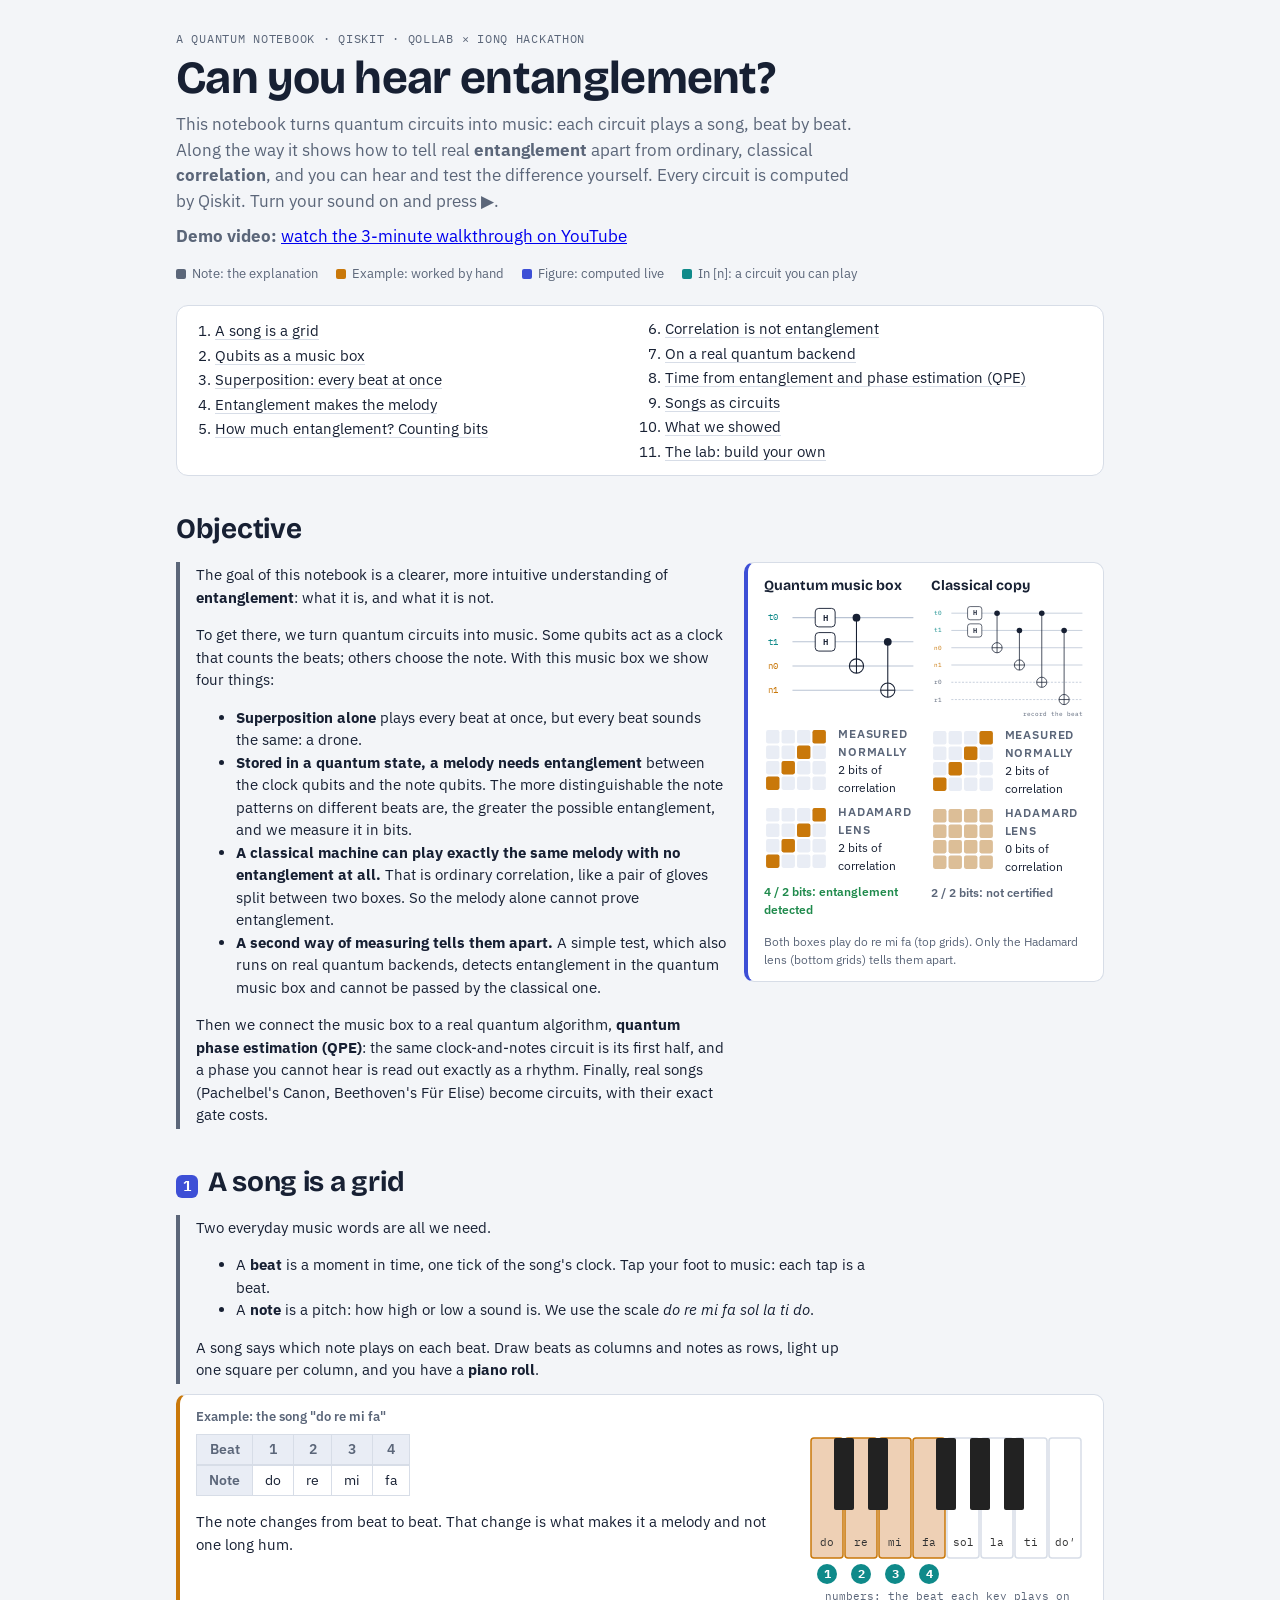
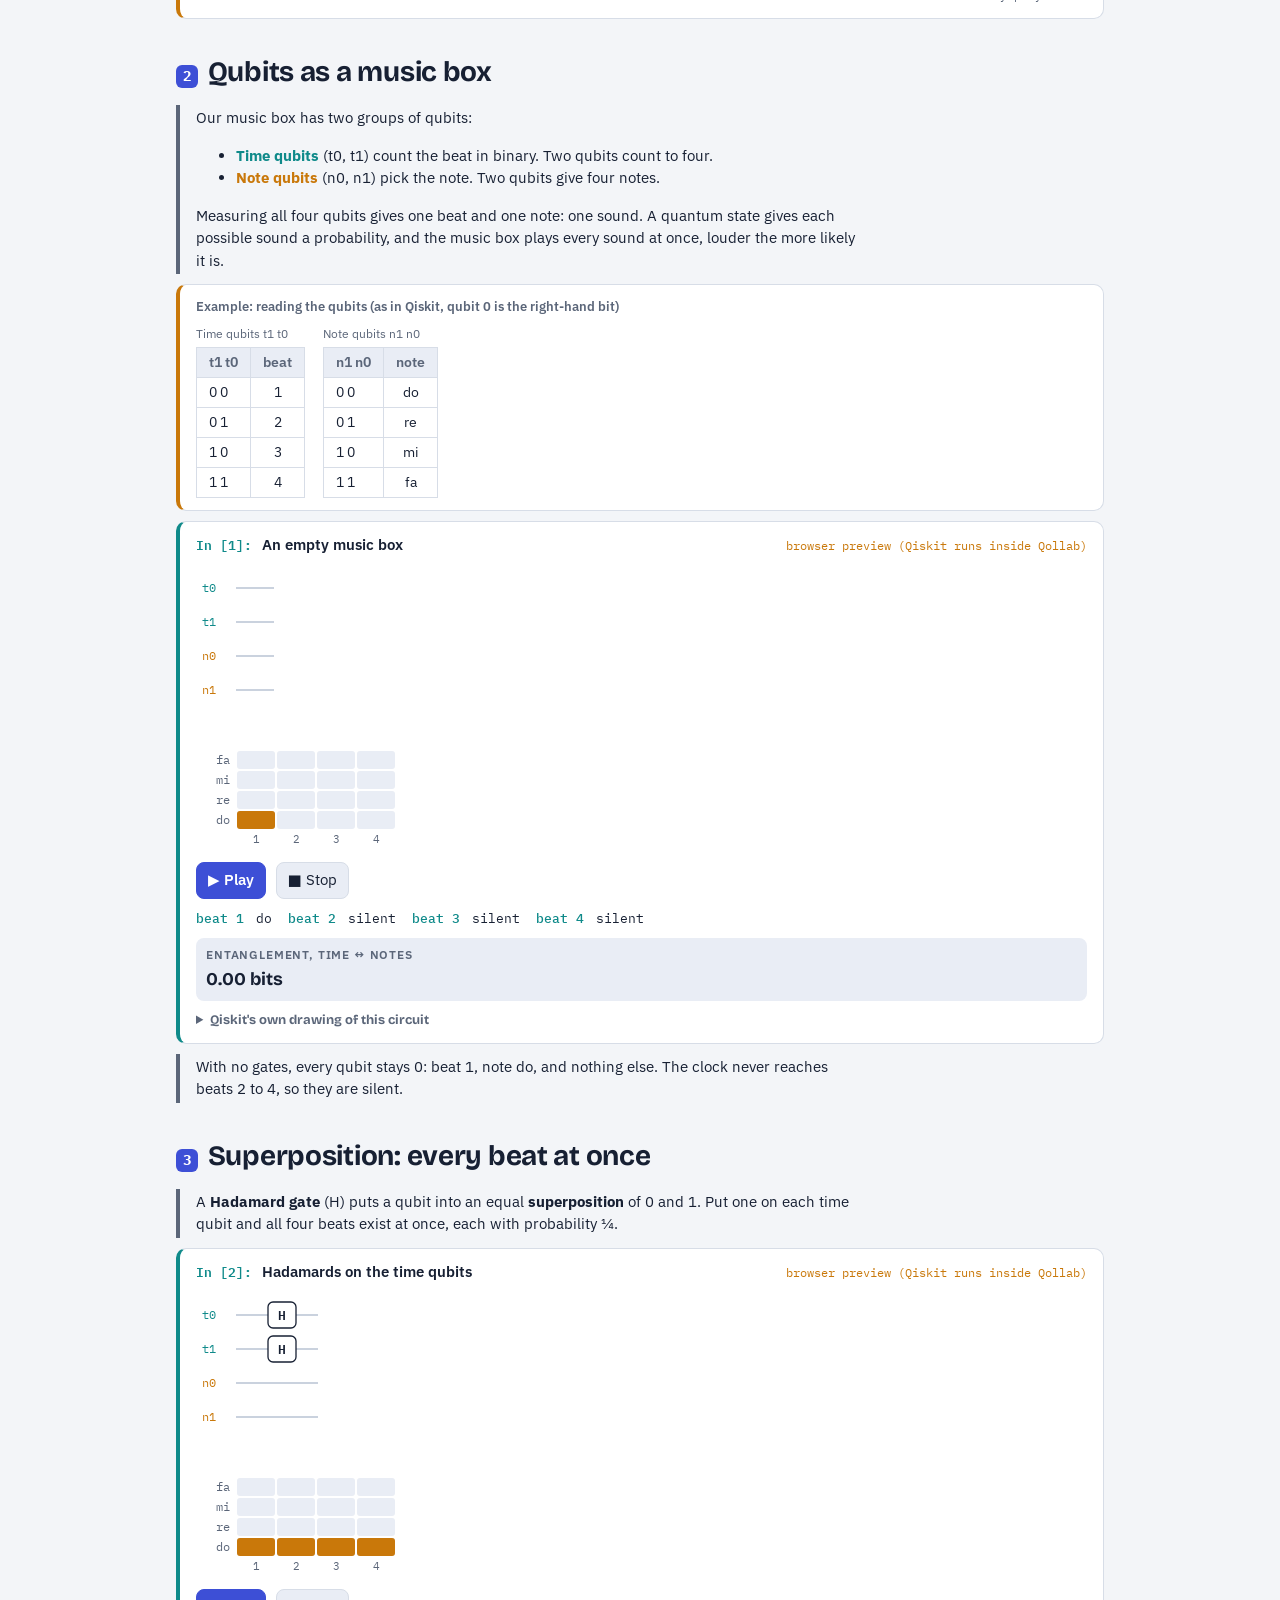
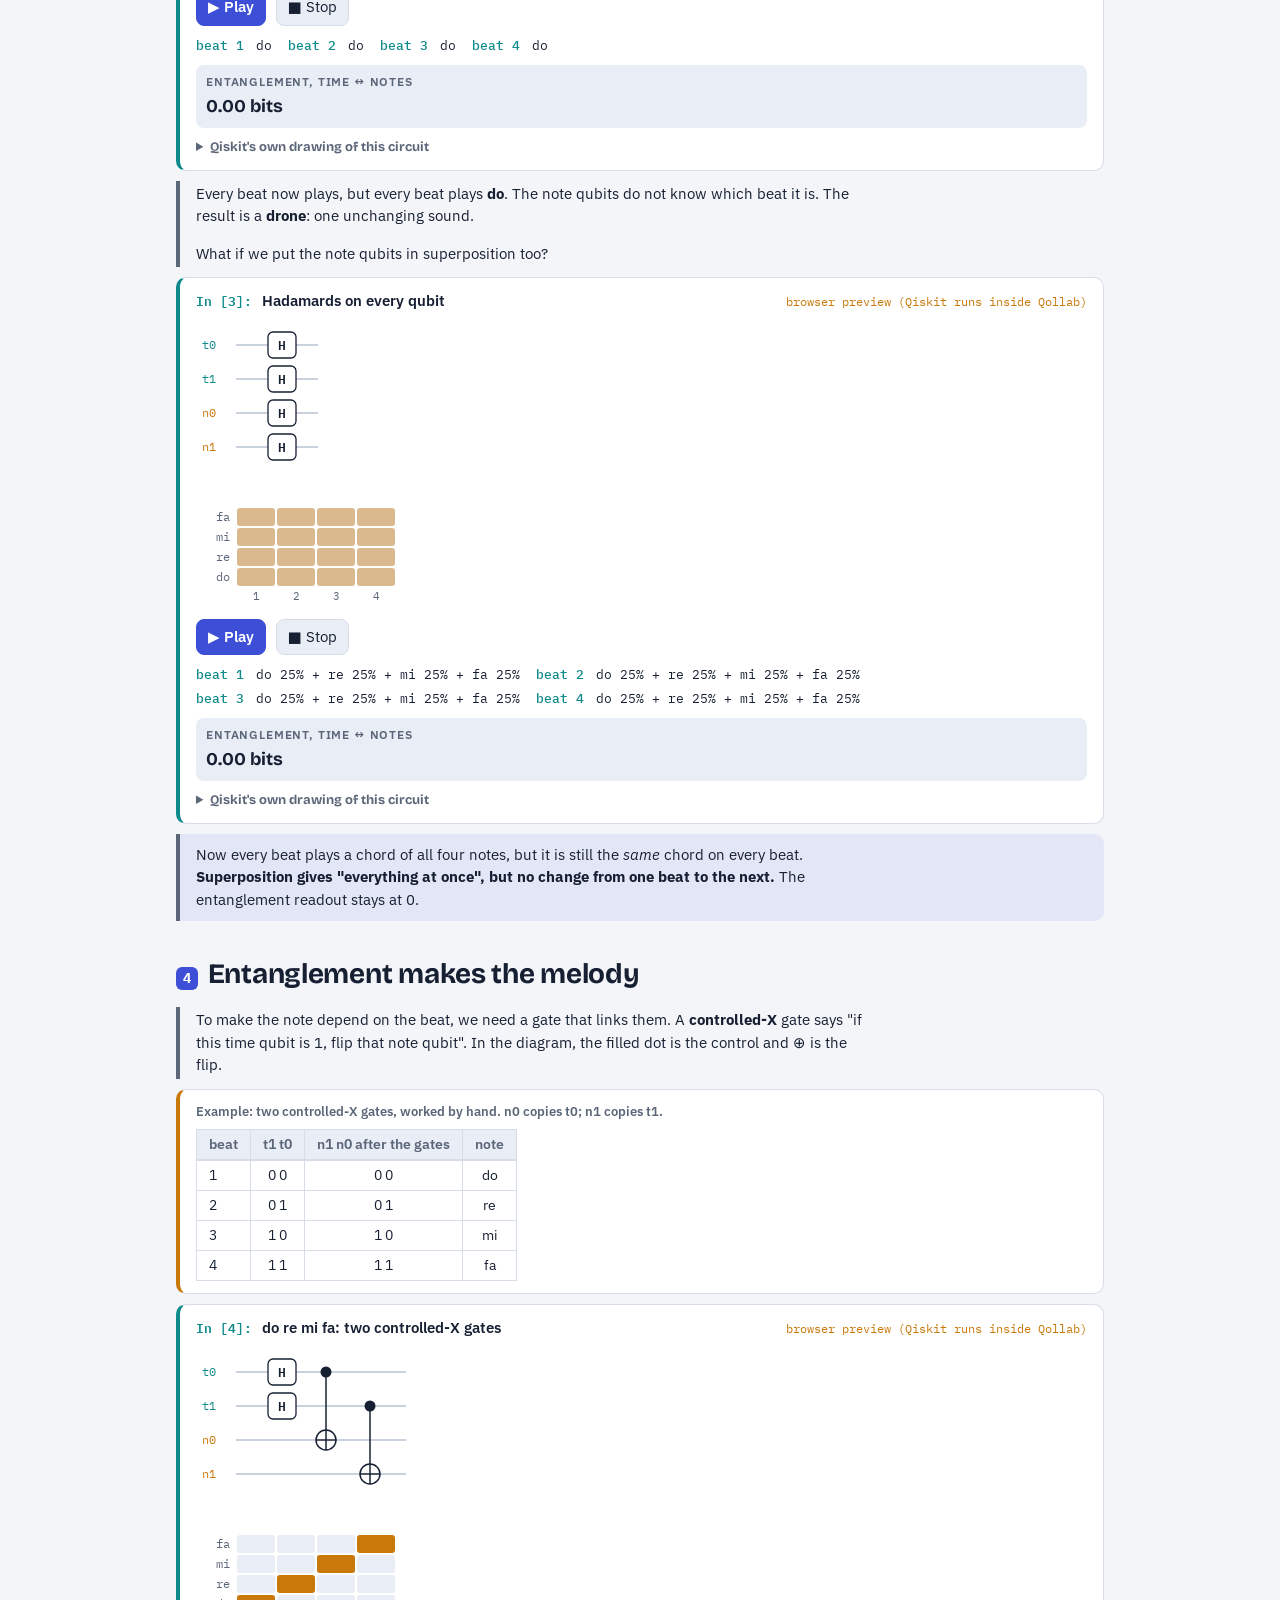
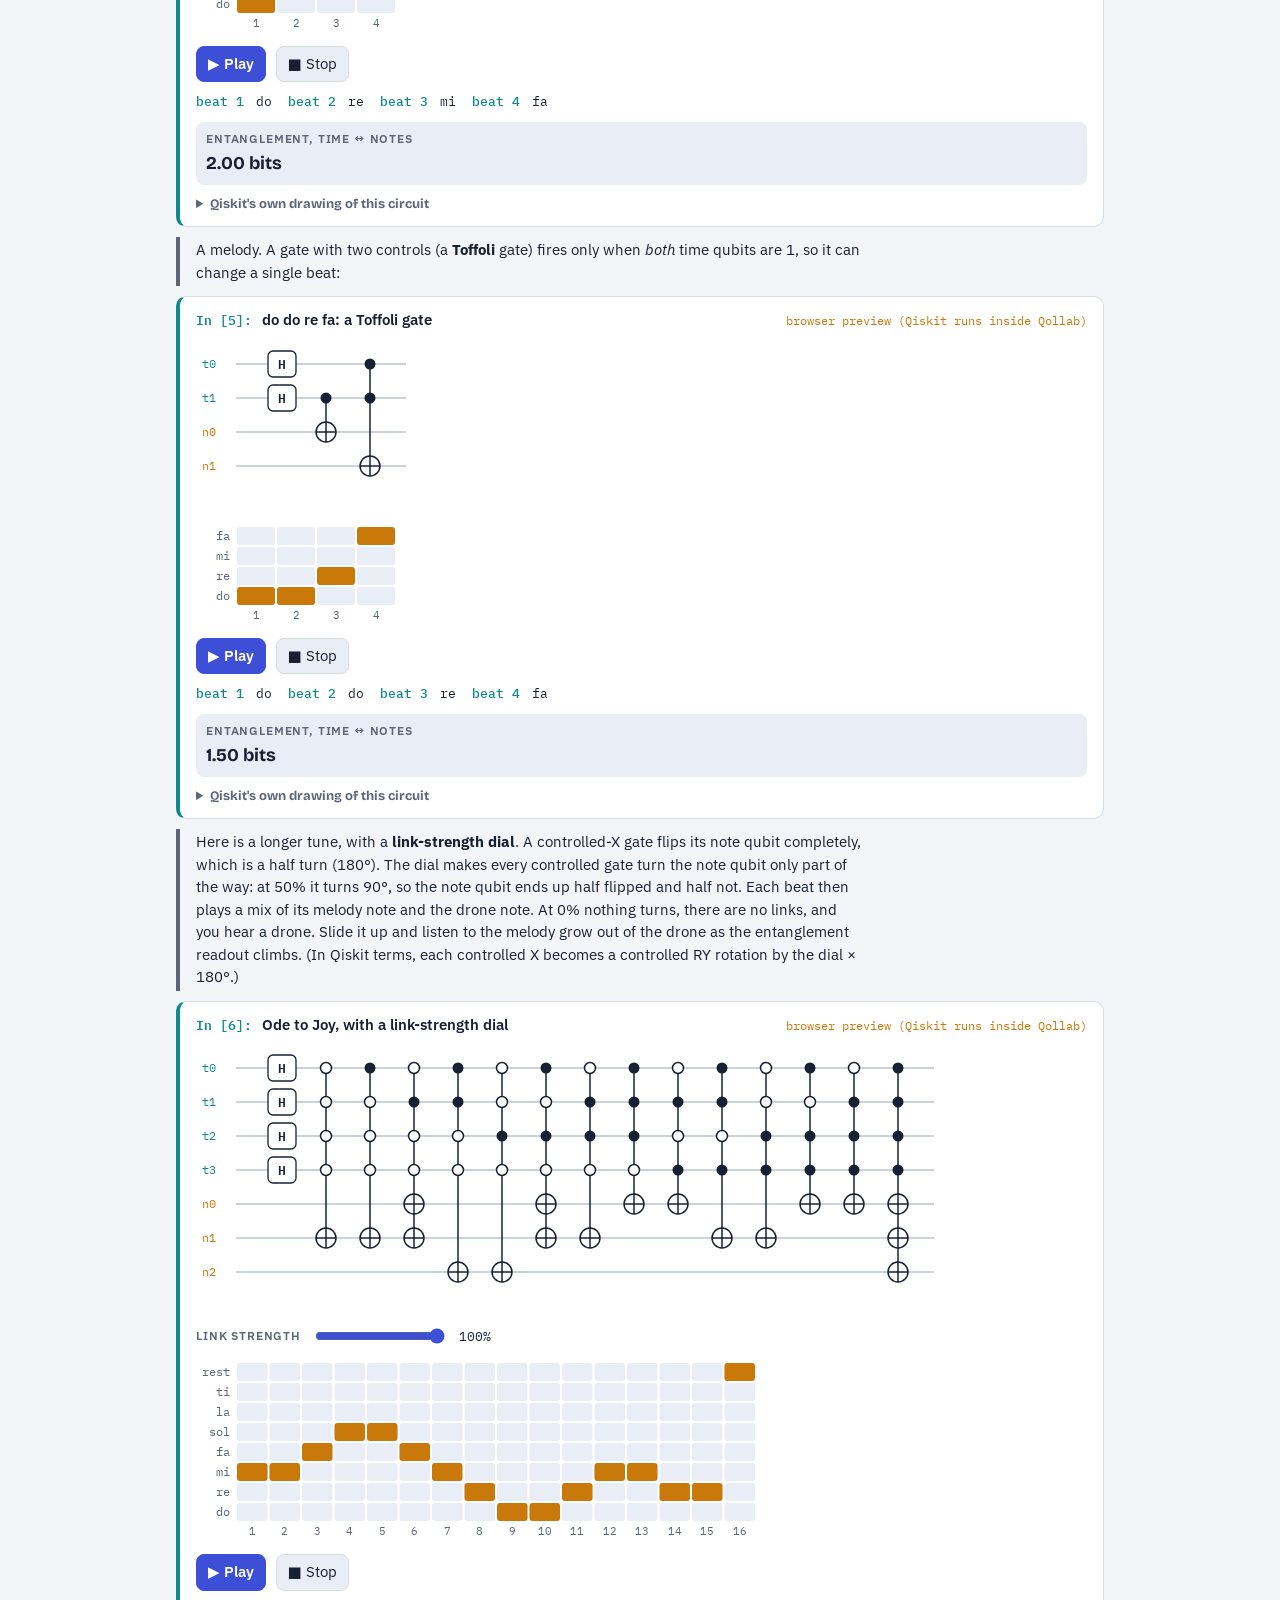
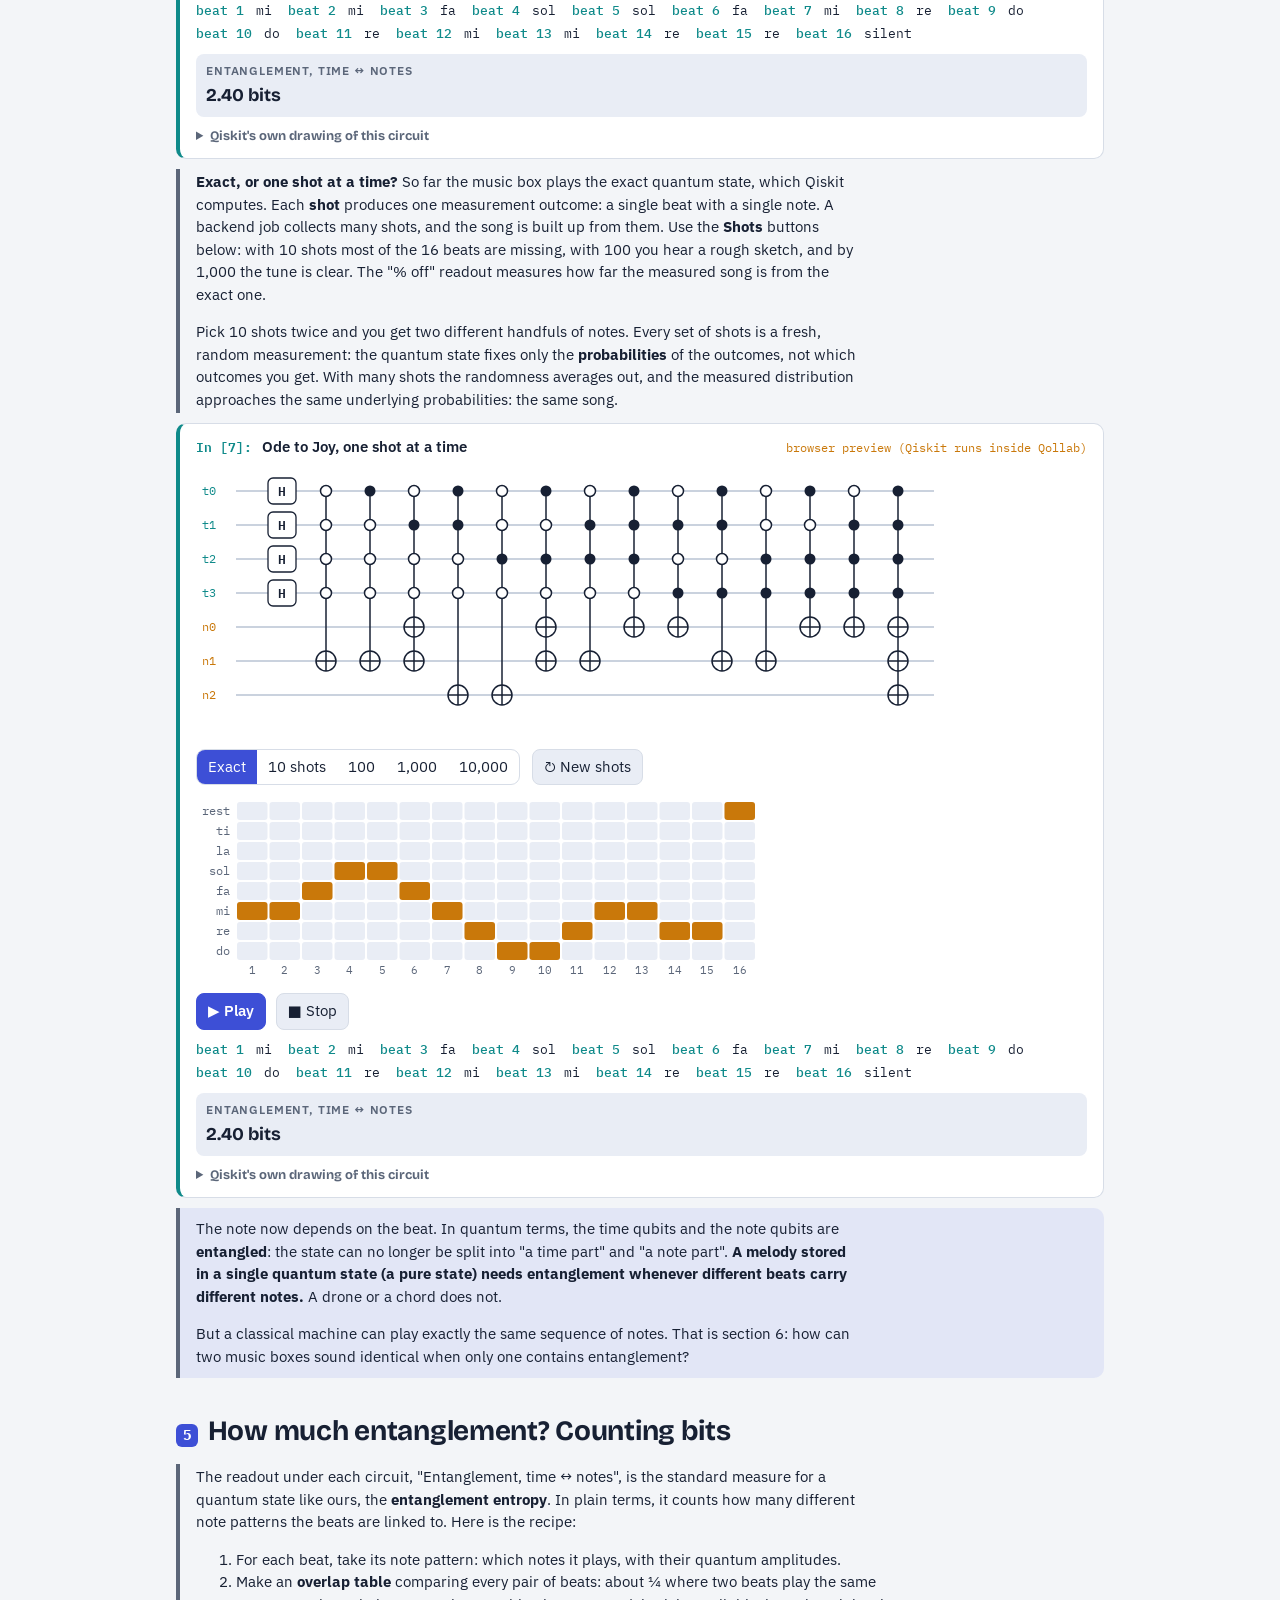
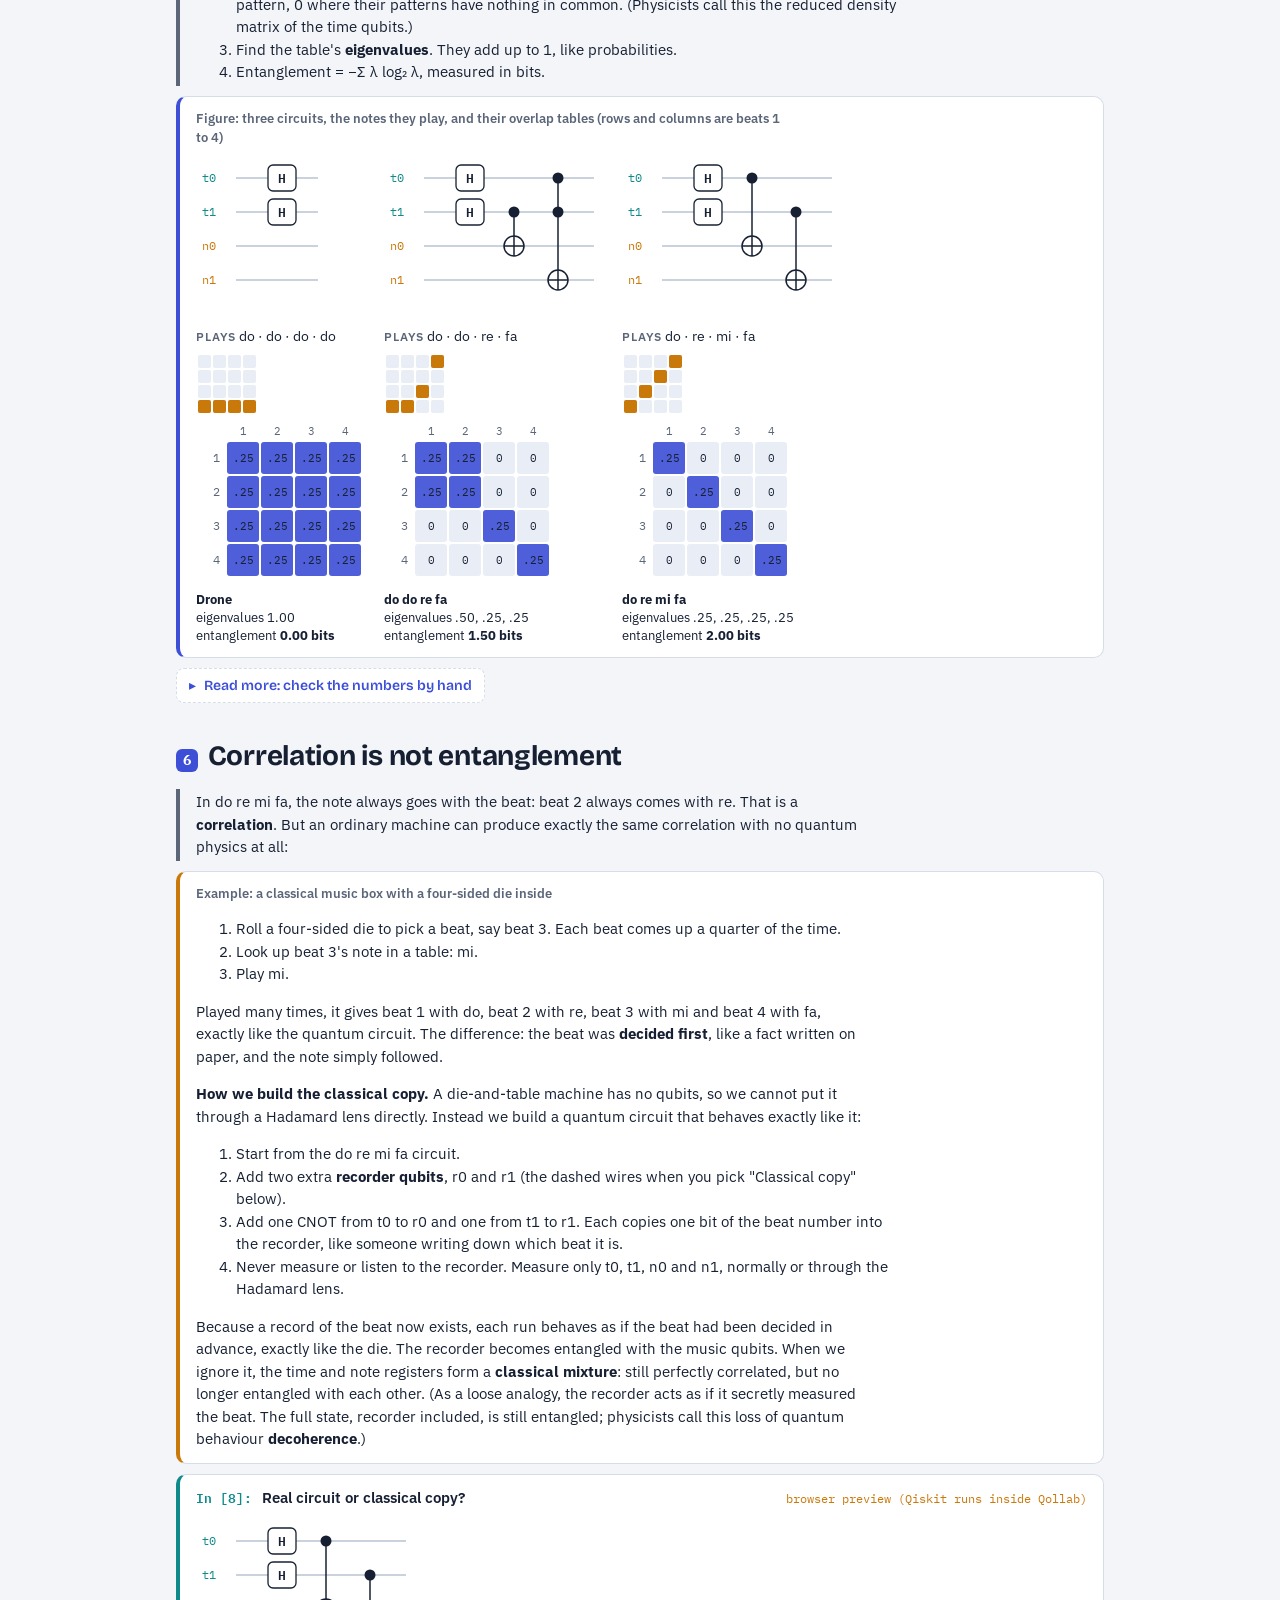
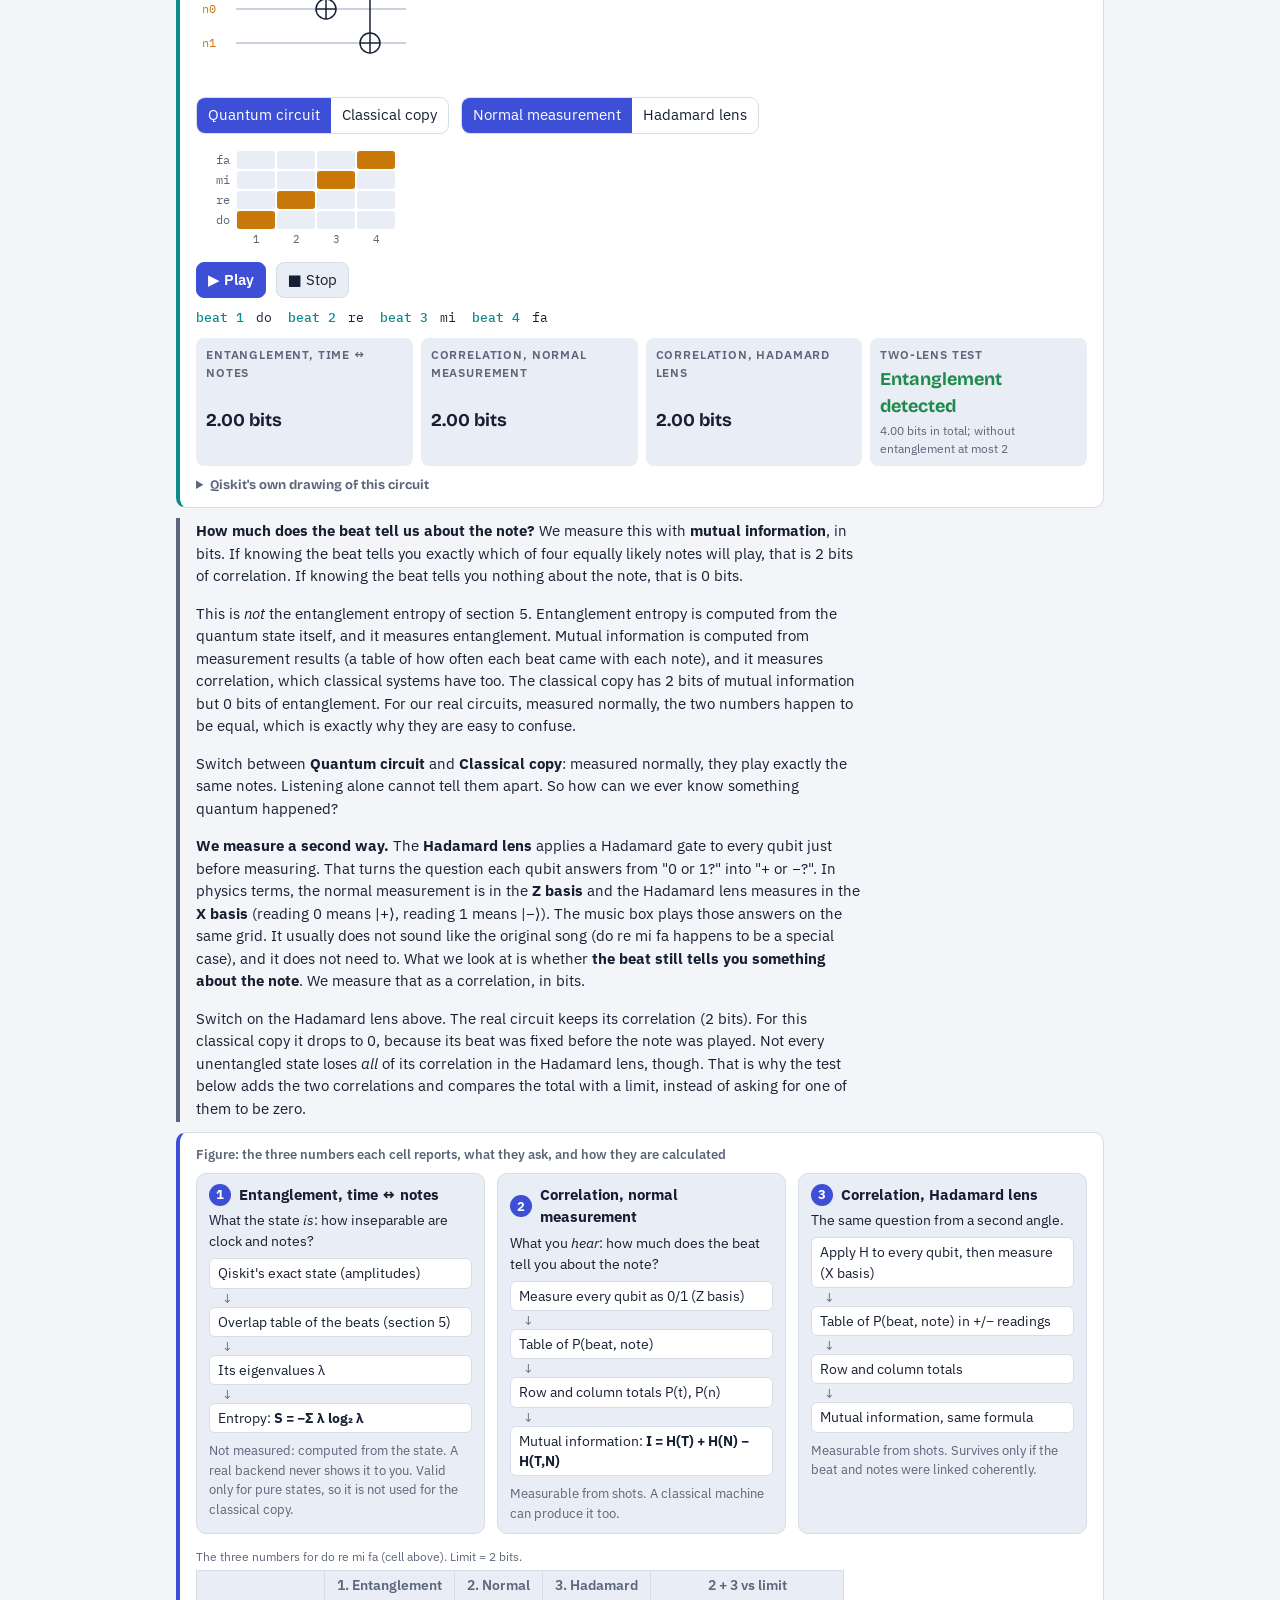
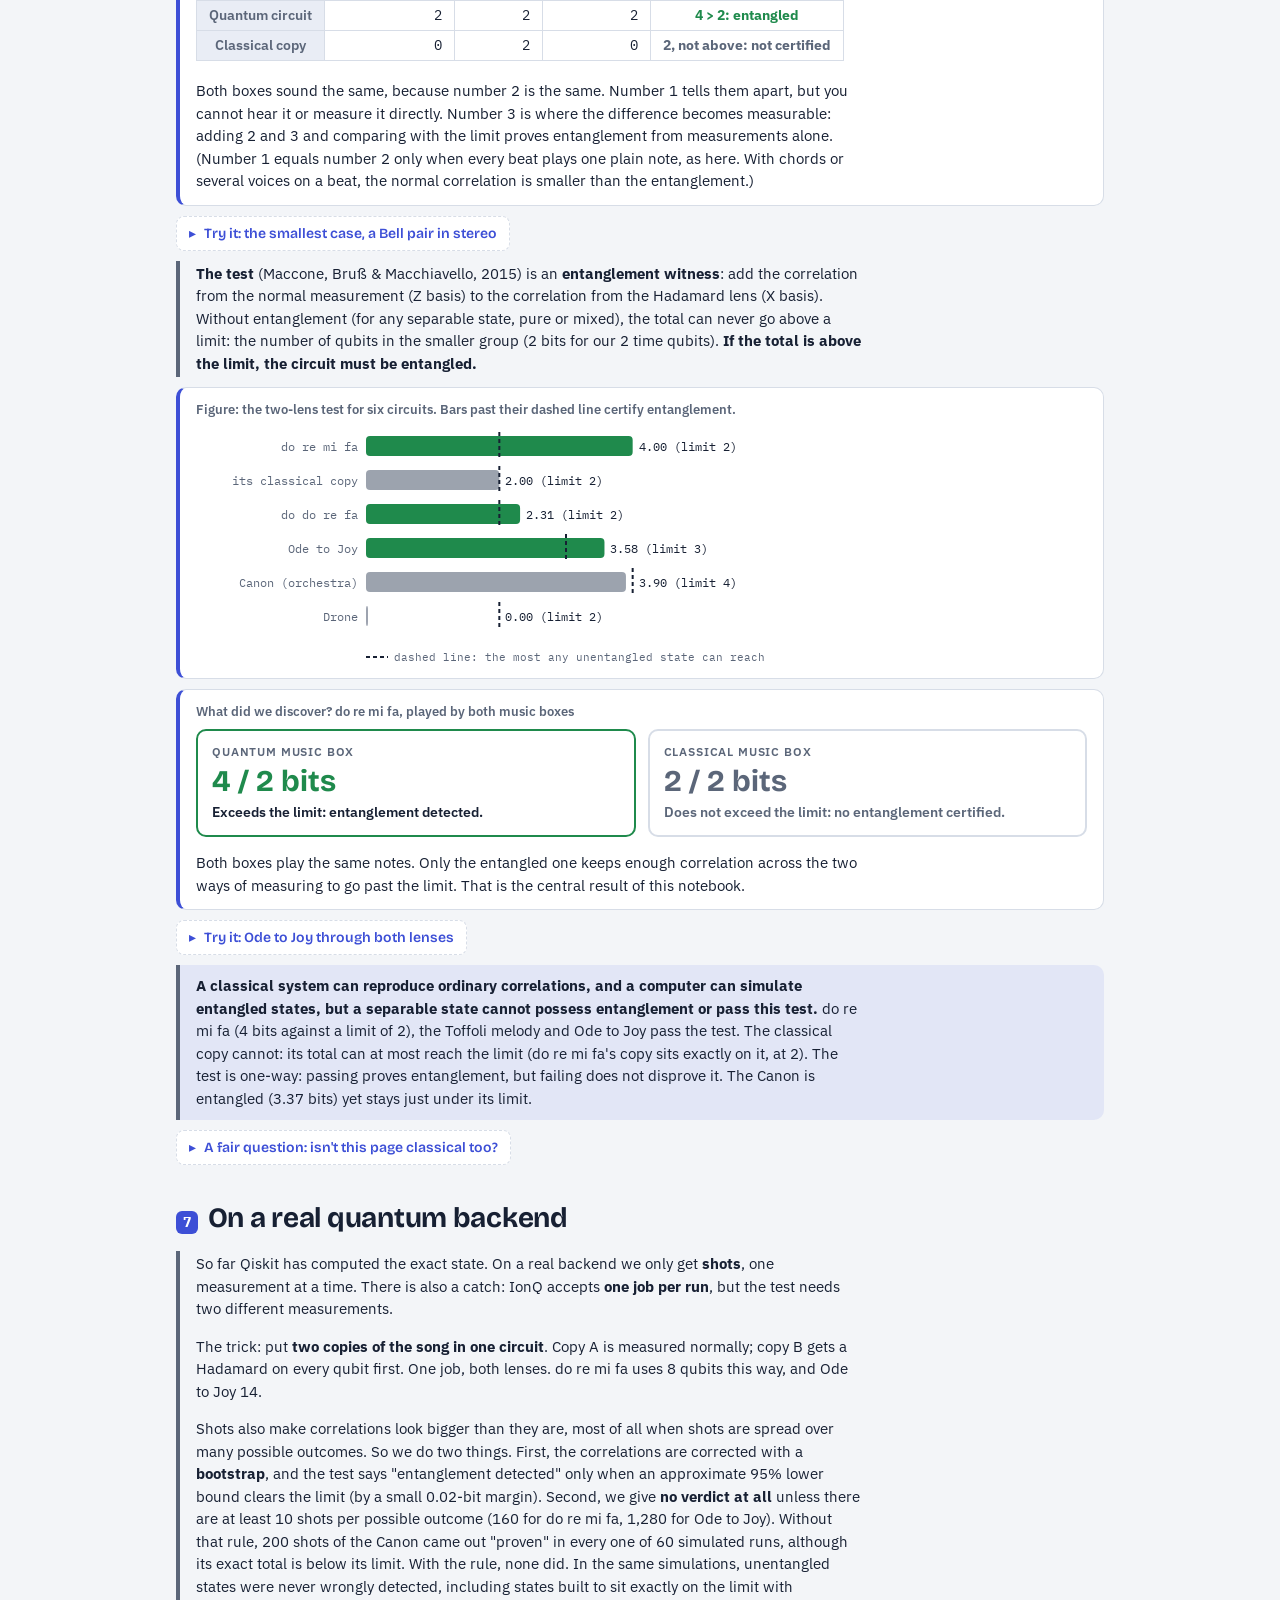
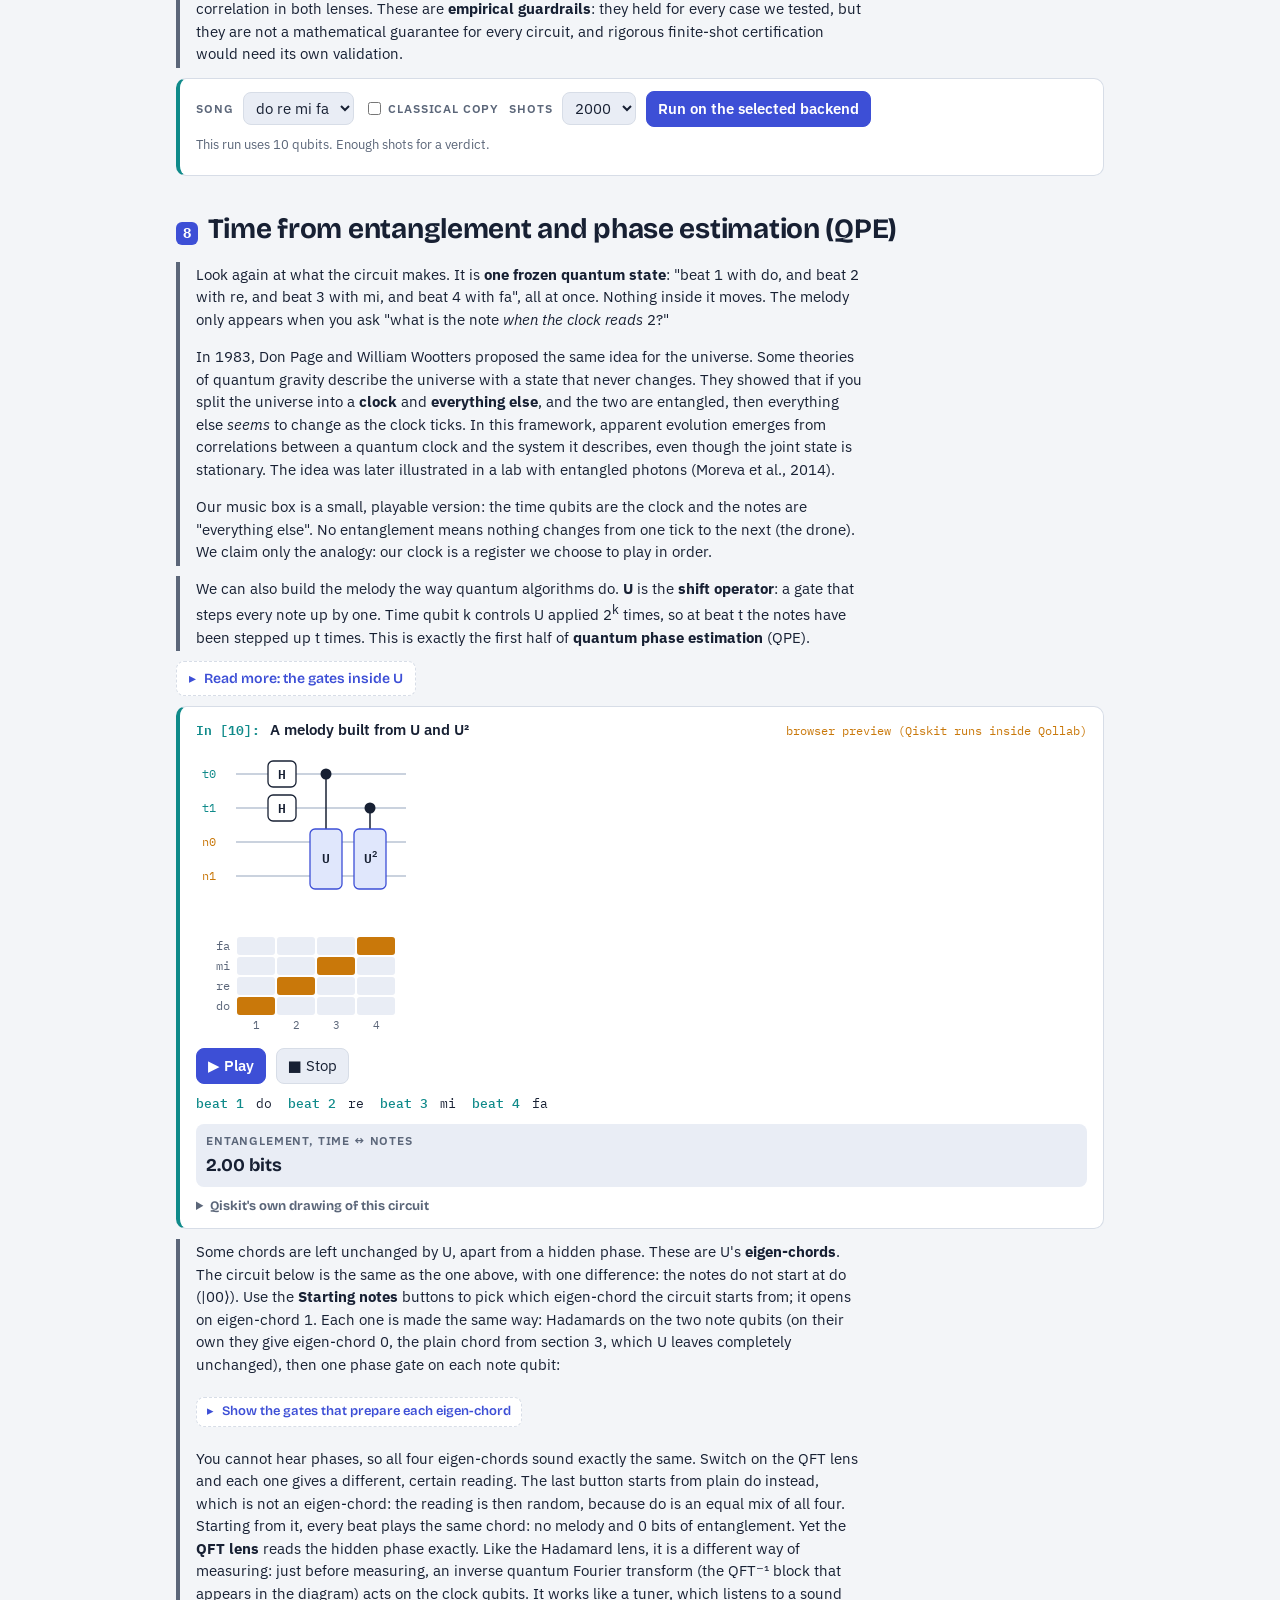
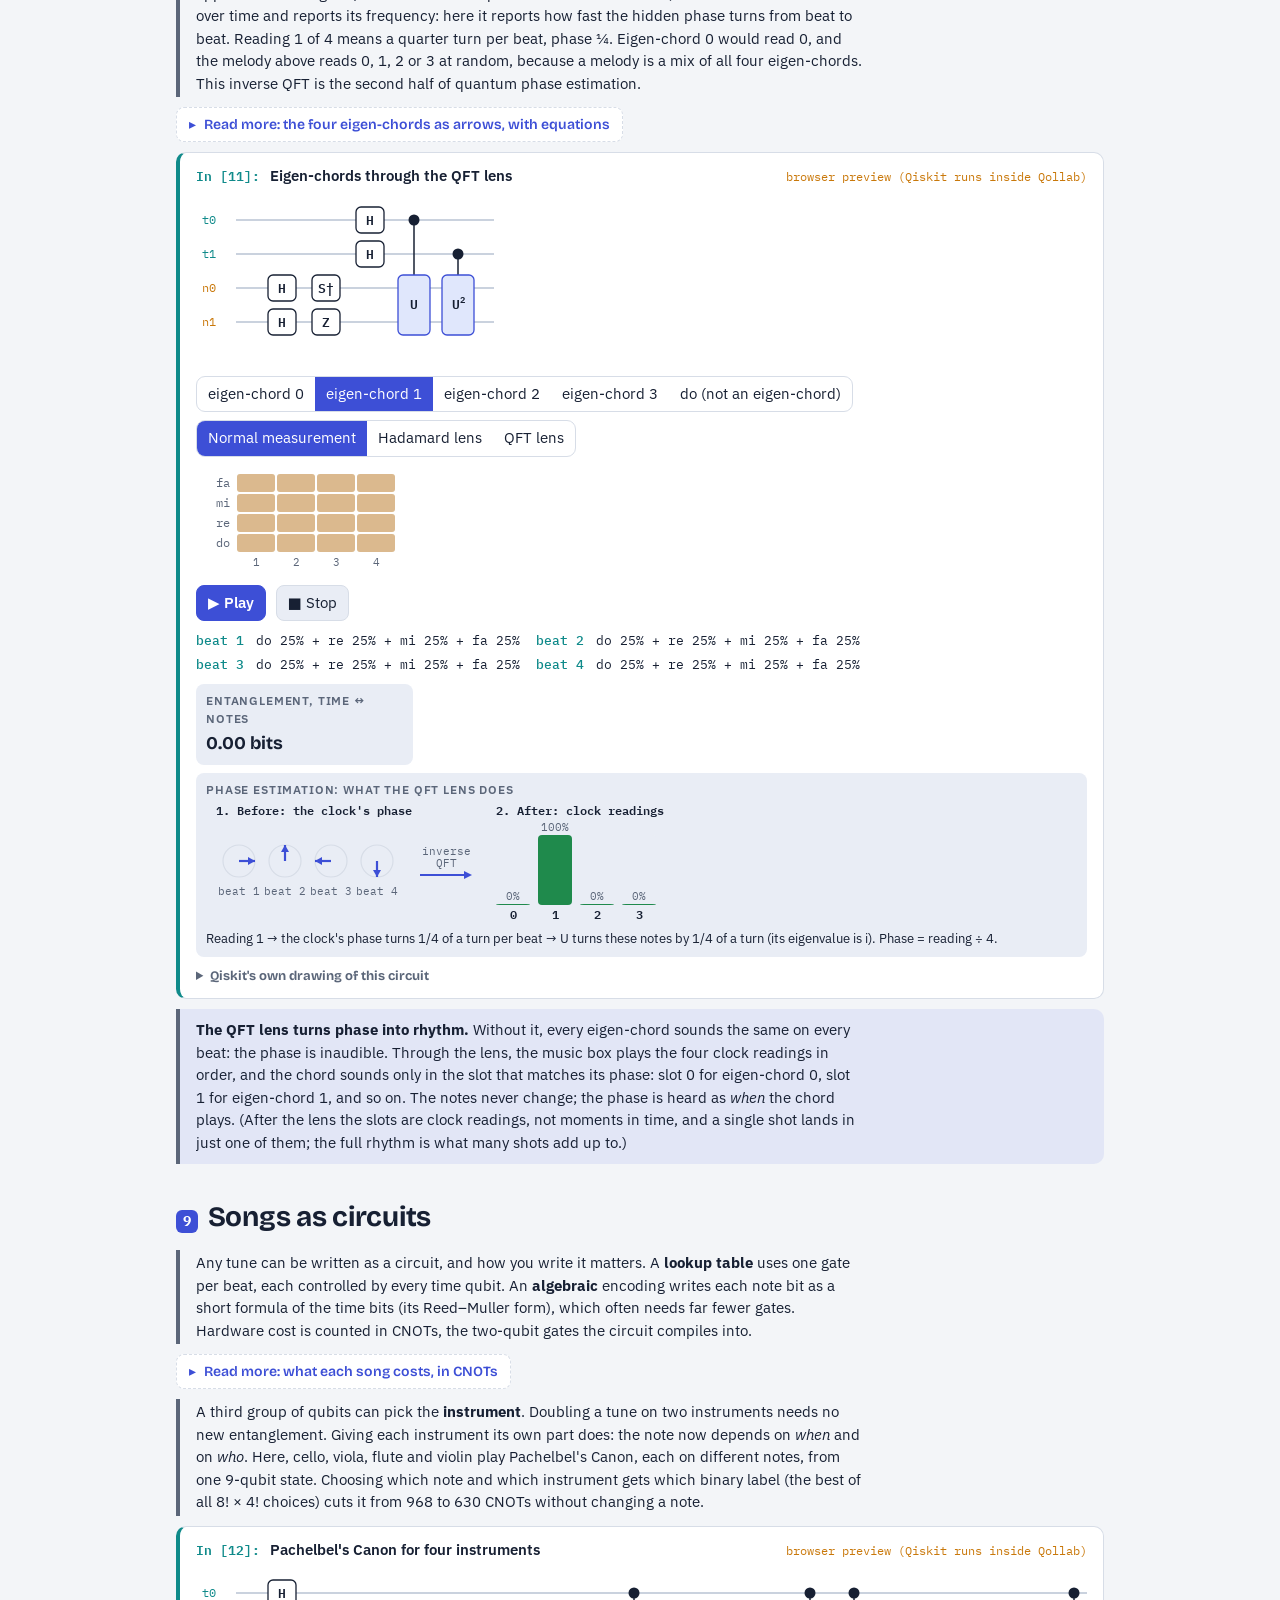
<file: preview.html>
<!doctype html>
<html lang="en">
<head>
<meta charset="utf-8">
<meta name="viewport" content="width=device-width, initial-scale=1">
<title>Can you hear entanglement?</title>
<link rel="stylesheet" href="main.css">
</head>
<body>
<!-- Generated from index.html. Browser preview: the page runs with its JavaScript simulator; open the Qollab project for Qiskit and IonQ. -->
<div class="wrap nb">
<header class="nb-title">
  <p class="kicker">A quantum notebook · Qiskit · Qollab × IonQ hackathon</p>
  <h1>Can you hear entanglement?</h1>
  <p class="lede">This notebook turns quantum circuits into music: each circuit plays a song, beat by beat. Along the way it shows how to tell real <b>entanglement</b> apart from ordinary, classical <b>correlation</b>, and you can hear and test the difference yourself. Every circuit is computed by Qiskit. Turn your sound on and press ▶.</p>
  <p class="lede"><b>Demo video:</b> <a href="https://youtu.be/vBk-Fj_Znjs" target="_blank" rel="noopener">watch the 3-minute walkthrough on YouTube</a></p>
  <div class="legend-cells" aria-label="How to read this notebook">
    <span><i class="k note"></i>Note: the explanation</span>
    <span><i class="k ex"></i>Example: worked by hand</span>
    <span><i class="k fig"></i>Figure: computed live</span>
    <span><i class="k code"></i>In [n]: a circuit you can play</span>
  </div>
</header>

<nav class="toc" aria-label="Contents">
  <ol>
    <li><a href="#s1">A song is a grid</a></li>
    <li><a href="#s2">Qubits as a music box</a></li>
    <li><a href="#s3">Superposition: every beat at once</a></li>
    <li><a href="#s4">Entanglement makes the melody</a></li>
    <li><a href="#s5">How much entanglement? Counting bits</a></li>
    <li><a href="#s6">Correlation is not entanglement</a></li>
    <li><a href="#s7">On a real quantum backend</a></li>
    <li><a href="#s8">Time from entanglement and phase estimation (QPE)</a></li>
    <li><a href="#s9">Songs as circuits</a></li>
    <li><a href="#s10">What we showed</a></li>
    <li><a href="#lab">The lab: build your own</a></li>
  </ol>
</nav>

<section class="nbsec" aria-labelledby="s0h">
  <h2 id="s0h">Objective</h2>
  <div class="objective">
  <div class="ncell note">
    <p>The goal of this notebook is a clearer, more intuitive understanding of <b>entanglement</b>: what it is, and what it is not.</p>
    <p>To get there, we turn quantum circuits into music. Some qubits act as a clock that counts the beats; others choose the note. With this music box we show four things:</p>
    <ul>
      <li><b>Superposition alone</b> plays every beat at once, but every beat sounds the same: a drone.</li>
      <li><b>Stored in a quantum state, a melody needs entanglement</b> between the clock qubits and the note qubits. The more distinguishable the note patterns on different beats are, the greater the possible entanglement, and we measure it in bits.</li>
      <li><b>A classical machine can play exactly the same melody with no entanglement at all.</b> That is ordinary correlation, like a pair of gloves split between two boxes. So the melody alone cannot prove entanglement.</li>
      <li><b>A second way of measuring tells them apart.</b> A simple test, which also runs on real quantum backends, detects entanglement in the quantum music box and cannot be passed by the classical one.</li>
    </ul>
    <p>Then we connect the music box to a real quantum algorithm, <b>quantum phase estimation (QPE)</b>: the same clock-and-notes circuit is its first half, and a phase you cannot hear is read out exactly as a rhythm. Finally, real songs (Pachelbel's Canon, Beethoven's Für Elise) become circuits, with their exact gate costs.</p>
  </div>
  <figure class="ncell fig ov-fig"><div data-fig="overview"></div></figure>
  </div>
</section>

<section class="nbsec" aria-labelledby="s1">
  <h2 id="s1"><span class="num">1</span> A song is a grid</h2>
  <div class="ncell note">
    <p>Two everyday music words are all we need.</p>
    <ul>
      <li>A <b>beat</b> is a moment in time, one tick of the song's clock. Tap your foot to music: each tap is a beat.</li>
      <li>A <b>note</b> is a pitch: how high or low a sound is. We use the scale <i>do re mi fa sol la ti do</i>.</li>
    </ul>
    <p>A song says which note plays on each beat. Draw beats as columns and notes as rows, light up one square per column, and you have a <b>piano roll</b>.</p>
  </div>
  <div class="ncell ex">
    <p class="cap-t">Example: the song "do re mi fa"</p>
    <div class="ex-split"><div>
    <table class="data"><caption class="sr-only">The song do re mi fa</caption>
      <thead><tr><th scope="col">Beat</th><th scope="col">1</th><th scope="col">2</th><th scope="col">3</th><th scope="col">4</th></tr></thead>
      <tbody><tr><th scope="row">Note</th><td>do</td><td>re</td><td>mi</td><td>fa</td></tr></tbody></table>
    <p>The note changes from beat to beat. That change is what makes it a melody and not one long hum.</p>
    </div><div data-fig="piano"></div></div>
  </div>
</section>

<section class="nbsec" aria-labelledby="s2">
  <h2 id="s2"><span class="num">2</span> Qubits as a music box</h2>
  <div class="ncell note">
    <p>Our music box has two groups of qubits:</p>
    <ul>
      <li><b class="c-time">Time qubits</b> (t0, t1) count the beat in binary. Two qubits count to four.</li>
      <li><b class="c-note">Note qubits</b> (n0, n1) pick the note. Two qubits give four notes.</li>
    </ul>
    <p>Measuring all four qubits gives one beat and one note: one sound. A quantum state gives each possible sound a probability, and the music box plays every sound at once, louder the more likely it is.</p>
  </div>
  <div class="ncell ex">
    <p class="cap-t">Example: reading the qubits (as in Qiskit, qubit 0 is the right-hand bit)</p>
    <div class="tables">
      <table class="data"><caption>Time qubits t1 t0</caption><thead><tr><th scope="col">t1 t0</th><th scope="col">beat</th></tr></thead>
        <tbody><tr><td>0 0</td><td>1</td></tr><tr><td>0 1</td><td>2</td></tr><tr><td>1 0</td><td>3</td></tr><tr><td>1 1</td><td>4</td></tr></tbody></table>
      <table class="data"><caption>Note qubits n1 n0</caption><thead><tr><th scope="col">n1 n0</th><th scope="col">note</th></tr></thead>
        <tbody><tr><td>0 0</td><td>do</td></tr><tr><td>0 1</td><td>re</td></tr><tr><td>1 0</td><td>mi</td></tr><tr><td>1 1</td><td>fa</td></tr></tbody></table>
    </div>
  </div>
  <div class="ncell code" data-box="silence"></div>
  <div class="ncell note">
    <p>With no gates, every qubit stays 0: beat 1, note do, and nothing else. The clock never reaches beats 2 to 4, so they are silent.</p>
  </div>
</section>

<section class="nbsec" aria-labelledby="s3">
  <h2 id="s3"><span class="num">3</span> Superposition: every beat at once</h2>
  <div class="ncell note">
    <p>A <b>Hadamard gate</b> (H) puts a qubit into an equal <b>superposition</b> of 0 and 1. Put one on each time qubit and all four beats exist at once, each with probability ¼.</p>
  </div>
  <div class="ncell code" data-box="drone"></div>
  <div class="ncell note">
    <p>Every beat now plays, but every beat plays <b>do</b>. The note qubits do not know which beat it is. The result is a <b>drone</b>: one unchanging sound.</p>
    <p>What if we put the note qubits in superposition too?</p>
  </div>
  <div class="ncell code" data-box="allnotes"></div>
  <div class="ncell note takeaway">
    <p>Now every beat plays a chord of all four notes, but it is still the <i>same</i> chord on every beat. <b>Superposition gives "everything at once", but no change from one beat to the next.</b> The entanglement readout stays at 0.</p>
  </div>
</section>

<section class="nbsec" aria-labelledby="s4">
  <h2 id="s4"><span class="num">4</span> Entanglement makes the melody</h2>
  <div class="ncell note">
    <p>To make the note depend on the beat, we need a gate that links them. A <b>controlled-X</b> gate says "if this time qubit is 1, flip that note qubit". In the diagram, the filled dot is the control and ⊕ is the flip.</p>
  </div>
  <div class="ncell ex">
    <p class="cap-t">Example: two controlled-X gates, worked by hand. n0 copies t0; n1 copies t1.</p>
    <table class="data"><caption class="sr-only">Working out do re mi fa</caption>
      <thead><tr><th scope="col">beat</th><th scope="col">t1 t0</th><th scope="col">n1 n0 after the gates</th><th scope="col">note</th></tr></thead>
      <tbody><tr><td>1</td><td>0 0</td><td>0 0</td><td>do</td></tr><tr><td>2</td><td>0 1</td><td>0 1</td><td>re</td></tr><tr><td>3</td><td>1 0</td><td>1 0</td><td>mi</td></tr><tr><td>4</td><td>1 1</td><td>1 1</td><td>fa</td></tr></tbody></table>
  </div>
  <div class="ncell code" data-box="doremifa"></div>
  <div class="ncell note">
    <p>A melody. A gate with two controls (a <b>Toffoli</b> gate) fires only when <i>both</i> time qubits are 1, so it can change a single beat:</p>
  </div>
  <div class="ncell code" data-box="dodorefa"></div>
  <div class="ncell note">
    <p>Here is a longer tune, with a <b>link-strength dial</b>. A controlled-X gate flips its note qubit completely, which is a half turn (180°). The dial makes every controlled gate turn the note qubit only part of the way: at 50% it turns 90°, so the note qubit ends up half flipped and half not. Each beat then plays a mix of its melody note and the drone note. At 0% nothing turns, there are no links, and you hear a drone. Slide it up and listen to the melody grow out of the drone as the entanglement readout climbs. (In Qiskit terms, each controlled X becomes a controlled RY rotation by the dial × 180°.)</p>
  </div>
  <div class="ncell code" data-box="dial"></div>
  <div class="ncell note">
    <p><b>Exact, or one shot at a time?</b> So far the music box plays the exact quantum state, which Qiskit computes. Each <b>shot</b> produces one measurement outcome: a single beat with a single note. A backend job collects many shots, and the song is built up from them. Use the <b>Shots</b> buttons below: with 10 shots most of the 16 beats are missing, with 100 you hear a rough sketch, and by 1,000 the tune is clear. The "% off" readout measures how far the measured song is from the exact one.</p>
    <p>Pick 10 shots twice and you get two different handfuls of notes. Every set of shots is a fresh, random measurement: the quantum state fixes only the <b>probabilities</b> of the outcomes, not which outcomes you get. With many shots the randomness averages out, and the measured distribution approaches the same underlying probabilities: the same song.</p>
  </div>
  <div class="ncell code" data-box="odeshots"></div>
  <div class="ncell note takeaway">
    <p>The note now depends on the beat. In quantum terms, the time qubits and the note qubits are <b>entangled</b>: the state can no longer be split into "a time part" and "a note part". <b>A melody stored in a single quantum state (a pure state) needs entanglement whenever different beats carry different notes.</b> A drone or a chord does not.</p><p>But a classical machine can play exactly the same sequence of notes. That is section 6: how can two music boxes sound identical when only one contains entanglement?</p>
  </div>
</section>

<section class="nbsec" aria-labelledby="s5">
  <h2 id="s5"><span class="num">5</span> How much entanglement? Counting bits</h2>
  <div class="ncell note">
    <p>The readout under each circuit, "Entanglement, time ↔ notes", is the standard measure for a quantum state like ours, the <b>entanglement entropy</b>. In plain terms, it counts how many different note patterns the beats are linked to. Here is the recipe:</p>
    <ol>
      <li>For each beat, take its note pattern: which notes it plays, with their quantum amplitudes.</li>
      <li>Make an <b>overlap table</b> comparing every pair of beats: about ¼ where two beats play the same pattern, 0 where their patterns have nothing in common. (Physicists call this the reduced density matrix of the time qubits.)</li>
      <li>Find the table's <b>eigenvalues</b>. They add up to 1, like probabilities.</li>
      <li>Entanglement = −Σ λ log₂ λ, measured in bits.</li>
    </ol>
  </div>
  <div class="ncell fig">
    <p class="cap-t">Figure: three circuits, the notes they play, and their overlap tables (rows and columns are beats 1 to 4)</p>
    <div data-fig="entropy"></div>
  </div>
  <details class="fold"><summary>Read more: check the numbers by hand</summary>
  <div class="ncell ex">
    <p class="cap-t">Example: checking the numbers by hand</p>
    <ul>
      <li><b>Drone</b>: all four beats play the same pattern, so the table is one solid block. One eigenvalue, 1. Entanglement = −1·log₂1 = <b>0 bits</b>.</li>
      <li><b>do re mi fa</b>: four different notes, nothing shared, so only the diagonal is filled. Eigenvalues ¼, ¼, ¼, ¼. Entanglement = −4 · ¼ · log₂¼ = <b>2 bits</b>, the most two time qubits can have.</li>
      <li><b>do do re fa</b>: beats 1 and 2 share "do". Eigenvalues ½, ¼, ¼. Entanglement = ½·1 + ¼·2 + ¼·2 = <b>1.5 bits</b>.</li>
    </ul>
    <p>One bit is the entanglement of a single Bell pair, the textbook entangled pair of qubits. So "2 bits" means as much entanglement as two Bell pairs. In the code (<code>musicbox/engine.py</code>) this is two Qiskit calls: <code>partial_trace</code>, then <code>entropy</code>.</p>
  </div>
  </details>
</section>

<section class="nbsec" aria-labelledby="s6">
  <h2 id="s6"><span class="num">6</span> Correlation is not entanglement</h2>
  <div class="ncell note">
    <p>In do re mi fa, the note always goes with the beat: beat 2 always comes with re. That is a <b>correlation</b>. But an ordinary machine can produce exactly the same correlation with no quantum physics at all:</p>
  </div>
  <div class="ncell ex">
    <p class="cap-t">Example: a classical music box with a four-sided die inside</p>
    <ol>
      <li>Roll a four-sided die to pick a beat, say beat 3. Each beat comes up a quarter of the time.</li>
      <li>Look up beat 3's note in a table: mi.</li>
      <li>Play mi.</li>
    </ol>
    <p>Played many times, it gives beat 1 with do, beat 2 with re, beat 3 with mi and beat 4 with fa, exactly like the quantum circuit. The difference: the beat was <b>decided first</b>, like a fact written on paper, and the note simply followed. </p>
    <p><b>How we build the classical copy.</b> A die-and-table machine has no qubits, so we cannot put it through a Hadamard lens directly. Instead we build a quantum circuit that behaves exactly like it:</p>
    <ol>
      <li>Start from the do re mi fa circuit.</li>
      <li>Add two extra <b>recorder qubits</b>, r0 and r1 (the dashed wires when you pick "Classical copy" below).</li>
      <li>Add one CNOT from t0 to r0 and one from t1 to r1. Each copies one bit of the beat number into the recorder, like someone writing down which beat it is.</li>
      <li>Never measure or listen to the recorder. Measure only t0, t1, n0 and n1, normally or through the Hadamard lens.</li>
    </ol>
    <p>Because a record of the beat now exists, each run behaves as if the beat had been decided in advance, exactly like the die. The recorder becomes entangled with the music qubits. When we ignore it, the time and note registers form a <b>classical mixture</b>: still perfectly correlated, but no longer entangled with each other. (As a loose analogy, the recorder acts as if it secretly measured the beat. The full state, recorder included, is still entangled; physicists call this loss of quantum behaviour <b>decoherence</b>.)</p>
  </div>
  <div class="ncell code" data-box="copy"></div>
  <div class="ncell note">
    <p><b>How much does the beat tell us about the note?</b> We measure this with <b>mutual information</b>, in bits. If knowing the beat tells you exactly which of four equally likely notes will play, that is 2 bits of correlation. If knowing the beat tells you nothing about the note, that is 0 bits.</p>
    <p>This is <i>not</i> the entanglement entropy of section 5. Entanglement entropy is computed from the quantum state itself, and it measures entanglement. Mutual information is computed from measurement results (a table of how often each beat came with each note), and it measures correlation, which classical systems have too. The classical copy has 2 bits of mutual information but 0 bits of entanglement. For our real circuits, measured normally, the two numbers happen to be equal, which is exactly why they are easy to confuse.</p>
    <p>Switch between <b>Quantum circuit</b> and <b>Classical copy</b>: measured normally, they play exactly the same notes. Listening alone cannot tell them apart. So how can we ever know something quantum happened?</p>
    <p><b>We measure a second way.</b> The <b>Hadamard lens</b> applies a Hadamard gate to every qubit just before measuring. That turns the question each qubit answers from "0 or 1?" into "+ or −?". In physics terms, the normal measurement is in the <b>Z basis</b> and the Hadamard lens measures in the <b>X basis</b> (reading 0 means |+⟩, reading 1 means |−⟩). The music box plays those answers on the same grid. It usually does not sound like the original song (do re mi fa happens to be a special case), and it does not need to. What we look at is whether <b>the beat still tells you something about the note</b>. We measure that as a correlation, in bits.</p>
    <p>Switch on the Hadamard lens above. The real circuit keeps its correlation (2 bits). For this classical copy it drops to 0, because its beat was fixed before the note was played. Not every unentangled state loses <i>all</i> of its correlation in the Hadamard lens, though. That is why the test below adds the two correlations and compares the total with a limit, instead of asking for one of them to be zero.</p>
  </div>
  <div class="ncell fig">
    <p class="cap-t">Figure: the three numbers each cell reports, what they ask, and how they are calculated</p>
    <div class="three">
      <div class="three-col">
        <h3><span class="tn">1</span> Entanglement, time ↔ notes</h3>
        <p class="three-q">What the state <i>is</i>: how inseparable are clock and notes?</p>
        <ol class="flow">
          <li>Qiskit's exact state (amplitudes)</li>
          <li>Overlap table of the beats (section 5)</li>
          <li>Its eigenvalues λ</li>
          <li>Entropy: <b>S = −Σ λ log₂ λ</b></li>
        </ol>
        <p class="three-note">Not measured: computed from the state. A real backend never shows it to you. Valid only for pure states, so it is not used for the classical copy.</p>
      </div>
      <div class="three-col">
        <h3><span class="tn">2</span> Correlation, normal measurement</h3>
        <p class="three-q">What you <i>hear</i>: how much does the beat tell you about the note?</p>
        <ol class="flow">
          <li>Measure every qubit as 0/1 (Z basis)</li>
          <li>Table of P(beat, note)</li>
          <li>Row and column totals P(t), P(n)</li>
          <li>Mutual information: <b>I = H(T) + H(N) − H(T,N)</b></li>
        </ol>
        <p class="three-note">Measurable from shots. A classical machine can produce it too.</p>
      </div>
      <div class="three-col">
        <h3><span class="tn">3</span> Correlation, Hadamard lens</h3>
        <p class="three-q">The same question from a second angle.</p>
        <ol class="flow">
          <li>Apply H to every qubit, then measure (X basis)</li>
          <li>Table of P(beat, note) in +/− readings</li>
          <li>Row and column totals</li>
          <li>Mutual information, same formula</li>
        </ol>
        <p class="three-note">Measurable from shots. Survives only if the beat and notes were linked coherently.</p>
      </div>
    </div>
    <div class="scroll" tabindex="0" role="region" aria-label="The three numbers for do re mi fa"><table class="data three-tab">
      <caption>The three numbers for do re mi fa (cell above). Limit = 2 bits.</caption>
      <thead><tr><th scope="col"></th><th scope="col">1. Entanglement</th><th scope="col">2. Normal</th><th scope="col">3. Hadamard</th><th scope="col">2 + 3 vs limit</th></tr></thead>
      <tbody>
        <tr><th scope="row">Quantum circuit</th><td class="num">2</td><td class="num">2</td><td class="num">2</td><td><b class="yes">4 &gt; 2: entangled</b></td></tr>
        <tr><th scope="row">Classical copy</th><td class="num">0</td><td class="num">2</td><td class="num">0</td><td><b class="no">2, not above: not certified</b></td></tr>
      </tbody>
    </table></div>
    <p>Both boxes sound the same, because number 2 is the same. Number 1 tells them apart, but you cannot hear it or measure it directly. Number 3 is where the difference becomes measurable: adding 2 and 3 and comparing with the limit proves entanglement from measurements alone. (Number 1 equals number 2 only when every beat plays one plain note, as here. With chords or several voices on a beat, the normal correlation is smaller than the entanglement.)</p>
  </div>
  <details class="fold"><summary>Try it: the smallest case, a Bell pair in stereo</summary>
  <div class="ncell ex">
    <p class="cap-t">Example: the smallest case. One time qubit (t0) and one note qubit (n0), linked by a single controlled-X gate. This is a Bell pair. Press Hear: the left speaker plays t0, the right plays n0; agreeing shots sound as a clean octave (✓), disagreeing ones clash (✗).</p>
    <div data-pair></div>
  </div>
  </details>
  <div class="ncell note">
    <p><b>The test</b> (Maccone, Bruß &amp; Macchiavello, 2015) is an <b>entanglement witness</b>: add the correlation from the normal measurement (Z basis) to the correlation from the Hadamard lens (X basis). Without entanglement (for any separable state, pure or mixed), the total can never go above a limit: the number of qubits in the smaller group (2 bits for our 2 time qubits). <b>If the total is above the limit, the circuit must be entangled.</b></p>
  </div>
  <div class="ncell fig">
    <p class="cap-t">Figure: the two-lens test for six circuits. Bars past their dashed line certify entanglement.</p>
    <div data-fig="test"></div>
  </div>
  <div class="ncell fig">
    <p class="cap-t">What did we discover? do re mi fa, played by both music boxes</p>
    <div data-fig="verdict"></div>
    <p>Both boxes play the same notes. Only the entangled one keeps enough correlation across the two ways of measuring to go past the limit. That is the central result of this notebook.</p>
  </div>
  <details class="fold"><summary>Try it: Ode to Joy through both lenses</summary>
  <div class="ncell note">
    <p>A real song passes too, with a smaller margin than do re mi fa. Ode to Joy keeps 2.40 bits of correlation in the normal measurement and about 1.2 bits in the Hadamard lens, because it repeats notes: 3.58 against a limit of 3. Its classical copy keeps the same 2.40 bits normally and 0 in the Hadamard lens. On a backend, the test needs at least 1,280 shots (10 per possible outcome) before it gives any verdict (section 7).</p>
  </div>
  <div class="ncell code" data-box="odetest"></div>
  </details>
  <div class="ncell note takeaway">
    <p><b>A classical system can reproduce ordinary correlations, and a computer can simulate entangled states, but a separable state cannot possess entanglement or pass this test.</b> do re mi fa (4 bits against a limit of 2), the Toffoli melody and Ode to Joy pass the test. The classical copy cannot: its total can at most reach the limit (do re mi fa's copy sits exactly on it, at 2). The test is one-way: passing proves entanglement, but failing does not disprove it. The Canon is entangled (3.37 bits) yet stays just under its limit.</p>
  </div>
  <details class="fold"><summary>A fair question: isn't this page classical too?</summary>
  <div class="ncell note">
    <p><b>But this page runs on an ordinary computer. Isn't that classical too?</b> Yes, and the difference matters. A classical computer can <b>simulate</b> an entangled state: it stores the state's numbers (amplitudes) and calculates what any measurement would give, including the entanglement and the two-lens test. Its memory bits are not themselves entangled, though; it is <i>describing</i> entanglement, not <i>having</i> it. In general, storing every amplitude of an n-qubit state takes 2<sup>n</sup> numbers, so the cost doubles with every qubit. (Not every entangled state is hard to simulate, but many large ones are, which is one reason quantum computers are useful.)</p>
    <p>So the comparison in this section is not "classical computer versus quantum computer". It is between two quantum states that play the same melody: an entangled one, and an unentangled (separable) one, the classical copy, which behaves exactly like a machine that decided the beat in advance.</p>
    <table class="data"><caption class="sr-only">Comparing the quantum music box with the classical copy</caption>
      <thead><tr><th scope="col"></th><th scope="col">Quantum music box</th><th scope="col">Classical copy</th></tr></thead>
      <tbody>
        <tr><td>Plays the melody</td><td>yes</td><td>yes</td></tr>
        <tr><td>Can be simulated on an ordinary computer</td><td>yes</td><td>yes</td></tr>
        <tr><td>Time and note qubits entangled</td><td>yes</td><td>no</td></tr>
        <tr><td>Can pass the two-lens test</td><td>yes</td><td>no</td></tr>
      </tbody></table>
    <p>A famous, stronger test of the same idea is <b>Bell's inequality</b> (in its CHSH form). It rules out every "decided in advance" explanation, even for devices you do not trust. For an entangled pair it can reach 2.83 (2√2), against a limit of 2 for any such explanation. Our two-lens test is simpler and needs only two ways of measuring. Like Bell's test, it can <i>certify</i> entanglement, but failing it does not prove a state is unentangled. Entanglement and Bell-inequality violation are not the same thing either: some noisy entangled states never violate a Bell inequality.</p>
  </div>
  </details>
</section>

<section class="nbsec" aria-labelledby="s7">
  <h2 id="s7"><span class="num">7</span> On a real quantum backend</h2>
  <div class="ncell note">
    <p>So far Qiskit has computed the exact state. On a real backend we only get <b>shots</b>, one measurement at a time. There is also a catch: IonQ accepts <b>one job per run</b>, but the test needs two different measurements.</p>
    <p>The trick: put <b>two copies of the song in one circuit</b>. Copy A is measured normally; copy B gets a Hadamard on every qubit first. One job, both lenses. do re mi fa uses 8 qubits this way, and Ode to Joy 14.</p>
    <p>Shots also make correlations look bigger than they are, most of all when shots are spread over many possible outcomes. So we do two things. First, the correlations are corrected with a <b>bootstrap</b>, and the test says "entanglement detected" only when an approximate 95% lower bound clears the limit (by a small 0.02-bit margin). Second, we give <b>no verdict at all</b> unless there are at least 10 shots per possible outcome (160 for do re mi fa, 1,280 for Ode to Joy). Without that rule, 200 shots of the Canon came out "proven" in every one of 60 simulated runs, although its exact total is below its limit. With the rule, none did. In the same simulations, unentangled states were never wrongly detected, including states built to sit exactly on the limit with correlation in both lenses. These are <b>empirical guardrails</b>: they held for every case we tested, but they are not a mathematical guarantee for every circuit, and rigorous finite-shot certification would need its own validation.</p>
  </div>
  <div class="ncell code run" data-run></div>
</section>

<section class="nbsec" aria-labelledby="s8">
  <h2 id="s8"><span class="num">8</span> Time from entanglement and phase estimation (QPE)</h2>
  <div class="ncell note">
    <p>Look again at what the circuit makes. It is <b>one frozen quantum state</b>: "beat 1 with do, and beat 2 with re, and beat 3 with mi, and beat 4 with fa", all at once. Nothing inside it moves. The melody only appears when you ask "what is the note <i>when the clock reads</i> 2?"</p>
    <p>In 1983, Don Page and William Wootters proposed the same idea for the universe. Some theories of quantum gravity describe the universe with a state that never changes. They showed that if you split the universe into a <b>clock</b> and <b>everything else</b>, and the two are entangled, then everything else <i>seems</i> to change as the clock ticks. In this framework, apparent evolution emerges from correlations between a quantum clock and the system it describes, even though the joint state is stationary. The idea was later illustrated in a lab with entangled photons (Moreva et al., 2014).</p>
    <p>Our music box is a small, playable version: the time qubits are the clock and the notes are "everything else". No entanglement means nothing changes from one tick to the next (the drone). We claim only the analogy: our clock is a register we choose to play in order.</p>
  </div>
  <div class="ncell note">
    <p>We can also build the melody the way quantum algorithms do. <b>U</b> is the <b>shift operator</b>: a gate that steps every note up by one. Time qubit k controls U applied 2<sup>k</sup> times, so at beat t the notes have been stepped up t times. This is exactly the first half of <b>quantum phase estimation</b> (QPE).</p>
  </div>
  <details class="fold"><summary>Read more: the gates inside U</summary>
  <div class="ncell fig">
    <p class="cap-t">Figure: inside the U boxes. U adds 1 to the note number, wrapping round from fa to do, and it is built from ordinary gates.</p>
    <div class="ex-split"><div>
      <table class="data"><caption class="sr-only">What U does to each note</caption>
        <thead><tr><th scope="col">before U</th><th scope="col">after U</th></tr></thead>
        <tbody><tr><td>do |00⟩</td><td>re |01⟩</td></tr><tr><td>re |01⟩</td><td>mi |10⟩</td></tr><tr><td>mi |10⟩</td><td>fa |11⟩</td></tr><tr><td>fa |11⟩</td><td>do |00⟩</td></tr></tbody></table>
    </div><div data-fig="ugates" class="ugates"></div></div>
    <p><b>U on its own</b> is how you add 1 to a binary number: if the low bit n0 is 1, flip the high bit n1 (a CNOT, the "carry"), then flip n0 (an X). For example, re |01⟩ → carry flips n1 → |11⟩ → flip n0 → |10⟩ = mi.</p>
    <p><b>Controlled-U</b> (on t0) adds 1 only when t0 is 1, so each gate gets t0 as an extra control: the CNOT becomes a Toffoli and the X becomes a CNOT. <b>Controlled-U²</b> (on t1) adds 2, which only flips the high bit, so it is a single CNOT from t1 to n1. Swapping the U boxes below for these gates gives exactly the same state.</p>
  </div>
  </details>
  <div class="ncell code" data-box="qpe"></div>
  <div class="ncell note">
    <p>Some chords are left unchanged by U, apart from a hidden phase. These are U's <b>eigen-chords</b>. The circuit below is the same as the one above, with one difference: the notes do not start at do (|00⟩). Use the <b>Starting notes</b> buttons to pick which eigen-chord the circuit starts from; it opens on eigen-chord 1. Each one is made the same way: Hadamards on the two note qubits (on their own they give eigen-chord 0, the plain chord from section 3, which U leaves completely unchanged), then one phase gate on each note qubit:</p>
    <details class="fold inner"><summary>Show the gates that prepare each eigen-chord</summary>
    <table class="data"><caption class="sr-only">Gates that prepare each eigen-chord</caption>
      <thead><tr><th scope="col">eigen-chord</th><th scope="col">gate on n0</th><th scope="col">gate on n1</th><th scope="col">U turns it by</th><th scope="col">QFT lens reads</th></tr></thead>
      <tbody><tr><td>0</td><td>none</td><td>none</td><td>none</td><td>0</td></tr><tr><td>1</td><td>S†</td><td>Z</td><td>¼ turn</td><td>1</td></tr><tr><td>2</td><td>Z</td><td>none</td><td>½ turn</td><td>2</td></tr><tr><td>3</td><td>S</td><td>Z</td><td>¾ turn</td><td>3</td></tr></tbody></table>
    </details>
    <p>You cannot hear phases, so all four eigen-chords sound exactly the same. Switch on the QFT lens and each one gives a different, certain reading. The last button starts from plain do instead, which is not an eigen-chord: the reading is then random, because do is an equal mix of all four. Starting from it, every beat plays the same chord: no melody and 0 bits of entanglement. Yet the <b>QFT lens</b> reads the hidden phase exactly. Like the Hadamard lens, it is a different way of measuring: just before measuring, an inverse quantum Fourier transform (the QFT⁻¹ block that appears in the diagram) acts on the clock qubits. It works like a tuner, which listens to a sound over time and reports its frequency: here it reports how fast the hidden phase turns from beat to beat. Reading 1 of 4 means a quarter turn per beat, phase ¼. Eigen-chord 0 would read 0, and the melody above reads 0, 1, 2 or 3 at random, because a melody is a mix of all four eigen-chords. This inverse QFT is the second half of quantum phase estimation.</p>
  </div>
  <details class="fold"><summary>Read more: the four eigen-chords as arrows, with equations</summary>
  <div class="ncell fig">
    <p class="cap-t">Figure: U's four eigen-chords. Each arrow is the number in front of one note: right = 1, up = i, left = −1, down = −i (the number under each arrow). Every arrow has the same length, so every note is equally loud; only the direction, the phase, changes.</p>
    <div class="scroll" tabindex="0" role="region" aria-label="Eigen-chord figure; scroll sideways if it is wide"><div data-fig="eigen"></div></div>
    <p>All four chords sound exactly the same: do, re, mi and fa, each a quarter of the time. They differ only in how the arrows turn from one note to the next. In equations, with |do⟩ = |00⟩, |re⟩ = |01⟩, |mi⟩ = |10⟩ and |fa⟩ = |11⟩:</p>
    <p class="eqn">eigen-chord v = ½ ( |do⟩ + (−i)<sup>v</sup> |re⟩ + (−1)<sup>v</sup> |mi⟩ + i<sup>v</sup> |fa⟩ )</p>
    <p class="eqn">U · (eigen-chord v) = i<sup>v</sup> · (eigen-chord v)</p>
    <p>The second line is what "eigen" means: U steps every note up by one, which would normally change the chord, but for these four chords it only multiplies the whole chord by a number, i<sup>v</sup>: a turn of v quarter turns (blue arrows). Eigen-chord 1, highlighted, is the one used below: ½ ( |do⟩ − i |re⟩ − |mi⟩ + i |fa⟩ ).</p>
  </div>
  </details>
  <div class="ncell code" data-box="eigen"></div>
  <div class="ncell note takeaway">
    <p><b>The QFT lens turns phase into rhythm.</b> Without it, every eigen-chord sounds the same on every beat: the phase is inaudible. Through the lens, the music box plays the four clock readings in order, and the chord sounds only in the slot that matches its phase: slot 0 for eigen-chord 0, slot 1 for eigen-chord 1, and so on. The notes never change; the phase is heard as <i>when</i> the chord plays. (After the lens the slots are clock readings, not moments in time, and a single shot lands in just one of them; the full rhythm is what many shots add up to.)</p>
  </div>
</section>

<section class="nbsec" aria-labelledby="s9">
  <h2 id="s9"><span class="num">9</span> Songs as circuits</h2>
  <div class="ncell note">
    <p>Any tune can be written as a circuit, and how you write it matters. A <b>lookup table</b> uses one gate per beat, each controlled by every time qubit. An <b>algebraic</b> encoding writes each note bit as a short formula of the time bits (its Reed–Muller form), which often needs far fewer gates. Hardware cost is counted in CNOTs, the two-qubit gates the circuit compiles into.</p>
  </div>
  <details class="fold"><summary>Read more: what each song costs, in CNOTs</summary>
  <div class="ncell fig">
    <p class="cap-t">Figure: the cost of the same songs in different encodings</p>
    <div data-cost></div>
  </div>
  </details>
  <div class="ncell note">
    <p>A third group of qubits can pick the <b>instrument</b>. Doubling a tune on two instruments needs no new entanglement. Giving each instrument its own part does: the note now depends on <i>when</i> and on <i>who</i>. Here, cello, viola, flute and violin play Pachelbel's Canon, each on different notes, from one 9-qubit state. Choosing which note and which instrument gets which binary label (the best of all 8! × 4! choices) cuts it from 968 to 630 CNOTs without changing a note.</p>
  </div>
  <div class="ncell code" data-box="canon"></div>
  <div class="ncell note">
    <p>Finally, a real piano piece, as written: the opening of Beethoven's <b>Für Elise</b> (1810), note for note, in sixteenth notes. It needs two new ideas:</p>
    <ul>
      <li><b>Real pitches.</b> The note qubits now point into a table of 15 piano keys, from E2 to E5, including the sharps (D♯, G♯) that give the piece its colour, plus one slot for a rest.</li>
      <li><b>Two hands at once.</b> One more qubit picks the right hand or the left hand. In superposition, both hands play together from one state.</li>
    </ul>
    <p>Six time qubits count 64 sixteenths, enough for ten bars: the famous E–D♯–E–D♯ figure, the left-hand A–E–A and E–E–G♯ arpeggios, and the return to the start. That is 11 qubits in all.</p>
    <details class="fold inner"><summary>Read more: how we made it four times cheaper</summary>
    <p>A real song is expensive, so we used three tricks to shrink it. Each one leaves the music exactly the same:</p>
    <ul>
      <li><b>Write it algebraically.</b> Repeated patterns, like the left hand's two arpeggios, become shared terms in the formula instead of being written out beat by beat.</li>
      <li><b>Choose the labels well.</b> Which piano key gets which 4-bit label is up to us, and it changes the formulas. A search over labellings found one where the patterns line up with simple formulas.</li>
      <li><b>Lend the compiler two spare qubits.</b> Qiskit uses them as scratch space when it breaks gates with many controls into CNOTs. They stay idle, so the music is unchanged.</li>
    </ul>
    <p>Together these bring the opening from 9,942 CNOTs (lookup table, keys numbered low to high, no scratch qubits) down to <b>2,454</b>, a quarter of the original.</p>
    </details>
  </div>
  <div class="ncell code" data-box="furelise"></div>
  <div class="ncell note">
    <p>Try the <b>Shots</b> buttons on Für Elise too. With 128 possible sounds (64 sixteenths, two hands), 100 shots leave most of the piece unheard, and even 1,000 shots get some notes too loud or too soft. The song turns into the real song only as the shots grow, which is one more reason real songs are hard for real quantum computers.</p>
  </div>
</section>

<section class="nbsec" aria-labelledby="s10">
  <h2 id="s10"><span class="num">10</span> What we showed</h2>
  <div class="ncell note takeaway">
    <ol>
      <li><b>Superposition</b> alone gives every beat at once, but only a drone or a chord.</li>
      <li><b>A melody stored in a pure quantum state requires entanglement</b> between time and notes, and we can count it in bits.</li>
      <li><b>Correlation is not entanglement</b>: a classical copy plays the same notes, but cannot pass the two-lens test, which real melodies pass. You cannot hear the difference in the melody alone; you need a second measurement.</li>
      <li>The test runs on a <b>real backend in one job</b>, with bias-corrected statistics and a minimum-shots rule.</li>
      <li>The music box is a playable picture of <b>time from entanglement</b> and of quantum phase estimation.</li>
      <li>Songs are circuits, and their <b>encoding sets their cost</b>.</li>
    </ol>
    <p><b>Limits.</b> The two-lens test proves entanglement but cannot rule it out. Our time-from-entanglement link is an analogy at the level of the state's structure. Long songs compile to hundreds or thousands of two-qubit gates (630 for the Canon, 2,454 for Für Elise): fine for simulators, far too noisy for today's hardware.</p>
    <p class="refs"><b>References.</b> D. N. Page and W. K. Wootters, <i>Phys. Rev. D</i> 27, 2885 (1983). E. Moreva et al., <i>Phys. Rev. A</i> 89, 052122 (2014). L. Maccone, D. Bruß and C. Macchiavello, <i>Phys. Rev. Lett.</i> 114, 130401 (2015). E. R. Miranda (ed.), <i>Quantum Computer Music</i>, Springer (2022).</p>
  </div>
</section>

<section class="nbsec" aria-labelledby="lab">
  <h2 id="lab"><span class="num">★</span> The lab: build your own</h2>
  <div class="ncell note">
    <p>The full Music Box: a gate-by-gate editor, about 20 songs (including Old MacDonald with a full band), every lens, measurement collapse, and the tests above. Pick a tool, then click a cell, or use the keyboard (arrow keys move, Enter places a gate).</p>
  </div>
  <details class="labwrap">
    <summary>Open the Music Box lab</summary>

    <div class="lab">
<div hidden><ol id="chapters"></ol><span id="ch-num"></span><h2 id="ch-title"></h2><p id="ch-point"></p><div id="ch-noticebox"><ul id="ch-notice"></ul></div><button id="ch-prev"></button><button id="ch-next"></button></div>
<section class="panel" aria-labelledby="h-circ">
    <div class="row" style="justify-content: space-between; margin-bottom: 10px">
      <h2 id="h-circ" style="margin: 0">Circuit</h2>
      <div class="row">
        <label class="lbl" for="tq">Time qubits</label>
        <select id="tq">
          <option value="2">2 (4 beats)</option>
          <option value="3">3 (8 beats)</option>
          <option value="4">4 (16 beats)</option>
        </select>
        <label class="lbl" for="nq">Note qubits</label>
        <select id="nq">
          <option value="2">2 (do–fa)</option>
          <option value="3">3 (do–do′)</option>
        </select>
        <label class="lbl" for="kq">Instrument qubits</label>
        <select id="kq">
          <option value="0">none (piano)</option>
          <option value="2">2 (four instruments)</option>
        </select>
        <label class="lbl" for="pal">Ensemble</label>
        <select id="pal">
          <option value="band">Band: piano, guitar, flute, drums</option>
          <option value="orch">Orchestra: cello, viola, flute, violin</option>
        </select>
        <label class="row" style="gap: 4px"
          ><input type="checkbox" id="rest" /> <span class="lbl">Top note is a rest</span></label
        >
      </div>
    </div>
    <div class="row" style="margin-bottom: 10px">
      <span class="lbl">Tool</span>
      <div class="tools" id="tools" role="group" aria-label="Gate tools"></div>
      <label class="lbl" for="ang" id="angl">Ry angle</label>
      <input type="range" id="ang" min="15" max="180" step="15" value="90" aria-describedby="angv" /><span
        id="angv"
        style="font-family: var(--mono); font-size: 13px"
        >90°</span
      >
    </div>
    <div class="row" style="margin-bottom: 10px">
      <label class="lbl" for="start">Notes start as</label
      ><select id="start"></select>
      <label class="lbl" for="step">U steps notes up by</label
      ><select id="step">
        <option value="1">1</option>
        <option value="2">2</option>
        <option value="3">3</option>
      </select>
    </div>
    <div class="row" style="margin-bottom: 10px">
      <label class="lbl" for="dial">Link strength</label
      ><input type="range" id="dial" min="0" max="100" step="5" value="100" aria-describedby="dialv" /><span
        id="dialv"
        style="font-family: var(--mono); font-size: 13px; min-width: 4ch"
        >100%</span
      >
      <span class="hint" style="margin: 0"
        >Turns every controlled gate part of the way: 0% removes every link, 100% is the circuit as drawn. U
        boxes stay at full strength.</span
      >
    </div>
    <div class="scroll"><div class="circuit" id="circuit" aria-label="Circuit grid"></div></div>
    <p class="hint">
      Keyboard: Tab into the grid, move with the arrow keys, press Enter or Space to place the selected tool.
      Pick a tool, then click a spot on a wire. Click again with the same tool to remove it. A column with
      <b>●</b> (fires on 1) or <b>○</b> (fires on 0) applies its gates only when all its controls are
      satisfied. <b>U</b> goes on a time wire: time qubit k steps the notes up 2<sup>k</sup> times, as in
      phase estimation.
    </p>
    <div class="row" style="margin-top: 10px">
      <button id="addcol">+ Column</button><button id="clear">Clear</button>
      <span class="lbl" style="margin-left: 6px">Try</span>
      <div class="presets" id="presets"></div>
    </div>
  </section>

  <section class="grid2">
    <div class="panel" aria-labelledby="h-play">
      <div class="row" style="justify-content: space-between; margin-bottom: 10px">
        <h2 id="h-play" style="margin: 0">What it plays</h2>
        <div class="row">
          <div class="seg" role="group" aria-label="Lens">
            <button id="lensN" aria-pressed="true">Normal lens</button
            ><button id="lensH" aria-pressed="false">Hadamard lens</button
            ><button id="lensQ" aria-pressed="false">QFT lens</button>
          </div>
          <div class="seg" role="group" aria-label="Source">
            <button id="modeQ" aria-pressed="true">Quantum</button
            ><button id="modeC" aria-pressed="false">Classical copy</button>
          </div>
          <div class="seg" role="group" aria-label="View">
            <button id="viewP" aria-pressed="true">Exact</button
            ><button id="viewS" aria-pressed="false">64 shots</button
            ><button id="viewB" aria-pressed="false" disabled>Backend shots</button>
          </div>
        </div>
      </div>
      <p class="sr-only">
        The piano roll below is also written out as text, beat by beat, under the Play controls.
      </p>
      <div class="scroll" aria-hidden="true"><div class="roll" id="roll"></div></div>
      <div class="legend" id="legend"></div>
      <div class="row" style="margin-top: 12px">
        <button class="primary" id="play">▶ Play</button><button id="stop">■ Stop</button>
        <label class="lbl" for="bpm">Tempo</label
        ><input type="range" id="bpm" min="60" max="220" step="10" value="120" /><span
          id="bpmv"
          style="font-family: var(--mono); font-size: 13px"
          >120 bpm</span
        >
        <label class="row" style="gap: 4px"
          ><input type="checkbox" id="loop" checked /> <span class="lbl">Loop</span></label
        >
      </div>
      <div class="row" style="margin-top: 10px">
        <button id="sweep">Sweep link 0 → 100%</button>
        <label class="lbl" for="mreg">Measure</label
        ><select id="mreg">
          <option value="time">time register</option>
          <option value="note">note register</option>
          <option value="inst">instrument register</option>
          <option value="clock">clock, QPE basis</option>
        </select>
        <button id="measure">Measure</button><button id="unmeasure" disabled>Undo measurements</button>
      </div>
      <p class="hint" id="mstatus" aria-live="polite"></p>
      <div class="readout" id="readout"></div>
    </div>
    <div class="panel stats" aria-labelledby="h-q">
      <h2 id="h-q" style="margin: 0">Quantum readout</h2>
      <div class="stat">
        <span class="lbl" id="entl">Entanglement, time ↔ notes</span><span class="v" id="ent">0.00 bits</span
        ><span class="d" id="entd"></span>
      </div>
      <div class="stat" id="instbox" hidden>
        <span class="lbl">Entanglement, instrument ↔ time and notes</span
        ><span class="v" id="enti">0.00 bits</span><span class="d" id="entid"></span>
      </div>
      <div class="stat">
        <span class="lbl">Correlation, normal lens</span><span class="v" id="cz">0.00 bits</span
        ><span class="d">How much what you hear depends on the beat when you measure directly.</span>
      </div>
      <div class="stat">
        <span class="lbl">Correlation, Hadamard lens</span><span class="v" id="cx">0.00 bits</span
        ><span class="d"
          >The classical copy of a song loses this correlation. The entanglement test adds both lenses and compares the total with a limit.</span
        >
      </div>
      <div class="stat">
        <span class="lbl">Entanglement test, two lenses</span><span class="v" id="proof">Not proven</span
        ><span class="d" id="proofd"></span>
      </div>
      <div class="stat">
        <span class="lbl">Phase estimation readout</span>
        <div class="qpe" id="qpe"></div>
        <span class="d"
          >What the time register reads after an inverse QFT, as in QPE. Phase = reading ÷ number of
          beats.</span
        >
      </div>
      <div class="stat">
        <span class="lbl">Circuit cost</span><span class="v" id="cost">0 CNOTs</span
        ><span class="d" id="costd"></span>
        <div class="row" style="margin-top: 6px">
          <button id="exactcost" type="button">Count exactly with the Qiskit transpiler</button
          ><span class="d" id="exactcostv" aria-live="polite"></span>
        </div>
      </div>
      <div class="stat">
        <span class="lbl">Engine</span><span class="engine" id="engine" aria-live="polite">starting…</span
        ><span class="d"
          >The state you hear is computed by Qiskit (musicbox/circuit.py and musicbox/engine.py). A small
          JavaScript simulator gives instant feedback while Qiskit works and cross-checks every result.</span
        >
      </div>
    </div>
  </section>

  <section class="panel" aria-labelledby="h-run">
    <h2 id="h-run">Measure it on a quantum backend</h2>
    <p class="explain" style="margin: 0">
      Sends one job to the backend you picked in Qollab's Select QPU dialog. The job holds two copies of the
      song: one measured as is, one through the Hadamard lens. That is all the entanglement test needs, so it
      works on IonQ, which takes one job per run.
    </p>
    <div class="row" style="margin-top: 10px">
      <label class="lbl" for="shots">Shots</label
      ><select id="shots">
        <option>200</option>
        <option>1000</option><option selected>2000</option>
        <option>4000</option>
        <option>8000</option>
      </select>
      <button class="primary" id="runb" type="button">Run on the selected backend</button>
      <span class="hint" id="runstatus" role="status" style="margin: 0"></span>
    </div>
    <div class="bres" id="bres" hidden>
      <div class="stat">
        <span class="lbl">Backend</span><span class="v" id="bname" style="font-size: 16px"></span
        ><span class="d" id="bmeta"></span>
      </div>
      <div class="stat">
        <span class="lbl">Correlation, normal lens</span><span class="v" id="bcz"></span
        ><span class="d">from shots of copy A</span>
      </div>
      <div class="stat">
        <span class="lbl">Correlation, Hadamard lens</span><span class="v" id="bcx"></span
        ><span class="d">from shots of copy B</span>
      </div>
      <div class="stat">
        <span class="lbl">Entanglement test</span><span class="v" id="bproof"></span
        ><span class="d" id="bproofd"></span>
      </div>
    </div>
    <p class="hint">
      Then press "Backend shots" above the piano roll to hear what the backend measured. Shot-based
      correlations are bias-corrected with a bootstrap. The test gives a verdict only with at least 10 shots
      per possible outcome, and detects entanglement only when the approximate 95% lower bound clears the limit.
    </p>
  </section>

  <section class="panel" aria-labelledby="h-bell">
    <h2 id="h-bell">Correlation or entanglement? A two-qubit test</h2>
    <p class="explain" style="margin: 0">
      Pick a time qubit and a note qubit. The left column is the real circuit. The right column is the
      classical copy, where the beat was picked and recorded before the note was played. Measured normally,
      both pairs agree every time. Measured through the Hadamard lens (a Hadamard gate on both qubits first),
      only the entangled pair keeps agreeing.
    </p>
    <div class="row" style="margin-top: 10px">
      <label class="lbl" for="pa">Time qubit</label
      ><select id="pa"></select>
      <label class="lbl" for="pb">Partner qubit</label
      ><select id="pb"></select>
      <span class="hint" style="margin: 0">Try the "Bell pair" preset first.</span>
    </div>
    <div class="bellgrid">
      <div class="bcol">
        <h3>Quantum circuit</h3>
        <div class="bcol" id="bq"></div>
      </div>
      <div class="bcol">
        <h3>Classical copy (beat recorded in advance)</h3>
        <div class="bcol" id="bc"></div>
      </div>
    </div>
    <p class="hint">
      Each Hear button plays 8 measurements as a duet: the time qubit in the left speaker, its partner in the
      right. A 0 plays C and a 1 plays F♯, so when they agree you hear a clean octave (✓) and when they
      disagree a harsh clash (✗). The test: unentangled pairs keep the two correlations at or below 1 bit in
      total.
    </p>
  </section>

  <section class="panel" aria-labelledby="h-build">
    <h2 id="h-build">Write a melody, get its circuit</h2>
    <div class="row" style="margin-bottom: 12px">
      <label class="lbl" for="mtext">Type a melody</label>
      <input id="mtext" type="text" value="C C C G A A G - E E D D C - - -" aria-describedby="mtexthint" />
      <button class="primary" id="fromtext">Make circuit</button>
    </div>
    <p class="hint" id="mtexthint" style="margin-top: -6px">
      Up to 16 notes: letters (C D E F G A B C′) or solfège (do re mi fa sol la ti do′), a dash for a rest.
      Add an instrument with a colon, like <code>C:flute</code> or <code>E:drums</code>.
    </p>
    <div class="builder" id="builder"></div>
    <div class="row" style="margin-top: 10px">
      <label class="lbl" for="enc">Encoding</label
      ><select id="enc">
        <option value="lookup">Lookup table: one column per beat</option>
        <option value="anf">Algebraic: fewest controls</option></select
      ><button class="primary" id="build">Build circuit</button>
    </div>
    <p class="hint" id="buildinfo">
      The lookup table writes each beat's note (and instrument) with gates controlled by every time qubit. The
      algebraic encoding writes each output bit as an XOR of AND-terms of the time bits (its Reed–Muller
      form), which often needs far fewer controls.
    </p>
  </section>

  <section class="panel">
    <details>
      <summary>Qiskit code for this circuit</summary>
      <p class="hint">
        Qubits 0 up are time (qubit 0 is the lowest bit of the beat number), then note qubits, then instrument
        qubits. Paste into Qiskit or Qollab.
      </p>
      <div class="row" style="margin: 8px 0">
        <button id="copy">Copy code</button><span id="copied" class="hint" style="margin: 0"></span>
      </div>
      <pre id="code"></pre>
    </details>
  </section>

  <section class="panel">
    <h2 id="h-listen">What to listen for</h2>
    <div class="explain">
      <p>
        <b>Superposition:</b> Hadamards on the time qubits make every beat exist at once. With nothing else,
        each beat plays the same note: a drone.
      </p>
      <p>
        <b>Entanglement:</b> a gate controlled by a time qubit and acting on a note qubit makes the note
        depend on the beat. That dependence is the melody. In a pure quantum state, notes that change over
        time need entanglement; chords and unison doubling do not. A classical copy can play the same notes.
      </p>
      <p>
        <b>Loudness:</b> every outcome in a beat sounds at the same time, and its volume follows its amplitude
        (the square root of its probability). A superposition of notes is heard as a chord. The rest slot is
        silent.
      </p>
      <p>
        <b>Instruments:</b> two instrument qubits choose piano, guitar (an octave lower), flute (an octave
        higher) or drums (low notes are kick, then snare, hi-hat and tom). Switch the ensemble to Orchestra
        for cello (two octaves lower), viola (an octave lower), flute (an octave higher) and violin. Doubling a
        melody on two instruments needs no entanglement; switching instrument from bar to bar, or adding a
        drum part that differs from the tune, does.
      </p>
      <p>
        <b>Link strength:</b> slide it from 0% to 100% and hear the melody grow out of a drone as the
        entanglement readout climbs.
      </p>
      <p>
        <b>Classical copy:</b> extra "recorder" qubits record each beat number and are never read. Ignoring
        the recorder, time and notes form a classical mixture: the same notes, no entanglement between them.
        Switch to the Hadamard lens: the real melody keeps its correlation, the copy's falls to zero.
      </p>
      <p>
        <b>Circuit cost:</b> what Qiskit compiles the circuit into, in CNOTs, counted gate by gate. Gates with
        many controls are expensive, so how you encode a song matters. Toffoli-type gates (two controls) can
        be built from controlled-√X gates with 5 two-qubit gates instead of 6 CNOTs.
      </p>
      <p>
        <b>Entanglement test:</b> for any unentangled state, the correlations seen through the normal and
        Hadamard lenses add up to at most log₂ of the smaller register size (Maccone, Bruß and Macchiavello,
        2015). Going over that bound proves entanglement. Staying under it proves nothing either way.
      </p>
      <p>
        <b>Measure:</b> measuring a register collapses the state. Measure the instruments in the full band and
        one instrument is left; measure the clock in the QPE basis on "QPE: melody from U" and the tune
        collapses onto a single eigen-chord.
      </p>
      <p>
        <b>Phase estimation (QPE):</b> Hadamards on the time qubits, then U columns, build the state "at beat
        t, the notes have been stepped up t times": the first half of QPE. The <b>eigen-chords</b> play the
        same chord on every beat (no entanglement), yet the QFT lens reads each one's phase exactly. A melody
        is a mixture of eigen-chords, so QPE reads a random one.
      </p>
    </div>
  </section>
    </div>
  </details>
</section>

<footer class="attr">This effort is supported by Qollab &amp; IonQ. Built with Qiskit · MIT licence.</footer>
</div>

<script type="module" src="preview.js"></script>
</body>
</html>
</file>
<file: main.css>
@import url("https://fonts.googleapis.com/css2?family=Bricolage+Grotesque:opsz,wght@12..96,500;12..96,700&family=IBM+Plex+Sans:wght@400;500;600&family=IBM+Plex+Mono:wght@400;500&display=swap");

/* Layout: a score sheet. Qubit wires read like staff lines; time qubits in teal, note qubits in amber, instrument qubits in violet. Circuit on top, what it plays underneath. */
:root {
  --bg: #f3f5f8;
  --panel: #ffffff;
  --ink: #172033;
  --muted: #5b6679;
  --line: #d7dde7;
  --wire: #b9c3d3;
  --time: #0f8a8a;
  --note: #c9780a;
  --accent: #3d4fd6;
  --accent-ink: #ffffff;
  --soft: #e9edf5;
  --good: #1f8a4c;
  --inst: #7a4fd0;
  --i0: #3d6fd6;
  --i1: #c9780a;
  --i2: #1f9a6a;
  --i3: #c8463d;
  --display: "Bricolage Grotesque", "Segoe UI", system-ui, sans-serif;
  --body: "IBM Plex Sans", system-ui, -apple-system, "Segoe UI", sans-serif;
  --mono: "IBM Plex Mono", ui-monospace, Menlo, Consolas, monospace;
}
@media (prefers-color-scheme: dark) {
  :root:not([data-theme="light"]) {
    --bg: #0f141f;
    --panel: #171e2c;
    --ink: #e7ebf3;
    --muted: #9aa5b8;
    --line: #2a3345;
    --wire: #3a4559;
    --time: #35c2bf;
    --note: #f0a53a;
    --accent: #8c9bff;
    --accent-ink: #0f141f;
    --soft: #1f2838;
    --good: #4cc47f;
    --inst: #b69bff;
    --i0: #7aa2ff;
    --i1: #f0a53a;
    --i2: #4cd39a;
    --i3: #ff7a6e;
    color-scheme: dark;
  }
}
:root[data-theme="dark"] {
  --bg: #0f141f;
  --panel: #171e2c;
  --ink: #e7ebf3;
  --muted: #9aa5b8;
  --line: #2a3345;
  --wire: #3a4559;
  --time: #35c2bf;
  --note: #f0a53a;
  --accent: #8c9bff;
  --accent-ink: #0f141f;
  --soft: #1f2838;
  --good: #4cc47f;
  --inst: #b69bff;
  --i0: #7aa2ff;
  --i1: #f0a53a;
  --i2: #4cd39a;
  --i3: #ff7a6e;
  color-scheme: dark;
}
* {
  box-sizing: border-box;
}
body {
  background: var(--bg);
  color: var(--ink);
  font: 15px/1.5 var(--body);
}
.wrap {
  max-width: 1120px;
  margin: 0 auto;
  padding-inline: 16px;
  padding-block: 22px 48px;
  display: grid;
  gap: 16px;
}
header h1 {
  font-family: var(--display);
  font-size: clamp(26px, 4vw, 36px);
  line-height: 1.1;
  margin: 0;
  text-wrap: balance;
  letter-spacing: -0.01em;
}
header p {
  margin: 6px 0 0;
  color: var(--muted);
  max-width: 68ch;
}
.panel {
  background: var(--panel);
  border: 1px solid var(--line);
  border-radius: 12px;
  padding: 14px;
  min-width: 0;
}
.panel h2 {
  font-family: var(--display);
  font-size: 17px;
  margin: 0 0 10px;
  font-weight: 700;
}
.row {
  display: flex;
  flex-wrap: wrap;
  gap: 10px;
  align-items: center;
}
.lbl {
  font-size: 12px;
  text-transform: uppercase;
  letter-spacing: 0.07em;
  color: var(--muted);
  font-weight: 600;
}
select,
button,
input {
  font: inherit;
  color: inherit;
}
select {
  background: var(--soft);
  border: 1px solid var(--line);
  border-radius: 8px;
  padding: 5px 8px;
}
button {
  cursor: pointer;
  border: 1px solid var(--line);
  background: var(--soft);
  border-radius: 8px;
  padding: 6px 11px;
}
button:hover {
  border-color: var(--accent);
}
button:focus-visible,
select:focus-visible,
input:focus-visible,
.cell:focus-visible {
  outline: 2px solid var(--accent);
  outline-offset: 2px;
}
.primary {
  background: var(--accent);
  color: var(--accent-ink);
  border-color: var(--accent);
  font-weight: 600;
}
.tools {
  display: flex;
  flex-wrap: wrap;
  gap: 6px;
}
.tool {
  font-family: var(--mono);
  min-width: 44px;
  text-align: center;
}
.tool[aria-pressed="true"] {
  background: var(--accent);
  color: var(--accent-ink);
  border-color: var(--accent);
}
.presets {
  display: flex;
  flex-wrap: wrap;
  gap: 6px;
}
.presets button {
  font-size: 13px;
}
.presets .pgroup {
  flex-basis: 100%;
  margin: 6px 0 0;
}
/* circuit */
.scroll {
  overflow-x: auto;
  padding-bottom: 4px;
}
.circuit {
  display: grid;
  gap: 0;
  width: max-content;
}
.qlabel {
  font-family: var(--mono);
  font-size: 13px;
  padding-right: 10px;
  display: flex;
  align-items: center;
  justify-content: flex-end;
  height: 44px;
  white-space: nowrap;
}
.qlabel.t {
  color: var(--time);
}
.qlabel.n {
  color: var(--note);
}
.qlabel.i {
  color: var(--inst);
}
.qlabel small {
  color: var(--muted);
  font-size: 11px;
  margin-left: 6px;
}
.cell {
  position: relative;
  width: 48px;
  height: 44px;
  border: 0;
  background: transparent;
  padding: 0;
  border-radius: 0;
}
.cell::before {
  content: "";
  position: absolute;
  left: 0;
  right: 0;
  top: 50%;
  height: 1.5px;
  background: var(--wire);
}
.cell.vfull::after,
.cell.vtop::after,
.cell.vbot::after {
  content: "";
  position: absolute;
  left: 50%;
  width: 2px;
  margin-left: -1px;
  background: var(--ink);
}
.cell.vfull::after {
  top: 0;
  bottom: 0;
}
.cell.vtop::after {
  top: 0;
  bottom: 50%;
}
.cell.vbot::after {
  top: 50%;
  bottom: 0;
}
.cell:hover {
  background: color-mix(in oklab, var(--accent) 10%, transparent);
}
.g {
  position: absolute;
  inset: 7px 6px;
  display: grid;
  place-items: center;
  border-radius: 7px;
  font-family: var(--mono);
  font-weight: 500;
  font-size: 14px;
  z-index: 1;
  background: var(--panel);
  border: 1.5px solid var(--ink);
  color: var(--ink);
}
.g.ry {
  font-size: 10.5px;
  line-height: 1.05;
  text-align: center;
}
.g.ctrl {
  inset: auto;
  width: 14px;
  height: 14px;
  left: 50%;
  top: 50%;
  transform: translate(-50%, -50%);
  border-radius: 50%;
  background: var(--ink);
}
.g.anti {
  inset: auto;
  width: 14px;
  height: 14px;
  left: 50%;
  top: 50%;
  transform: translate(-50%, -50%);
  border-radius: 50%;
  background: var(--panel);
}
.g.oplus {
  inset: auto;
  width: 26px;
  height: 26px;
  left: 50%;
  top: 50%;
  transform: translate(-50%, -50%);
  border-radius: 50%;
  font-size: 22px;
  line-height: 1;
  background: var(--panel);
}
.g.ubox {
  inset: 0 6px;
  border-radius: 0;
  border-top: 0;
  border-bottom: 0;
  background: color-mix(in oklab, var(--note) 16%, var(--panel));
  font-size: 12px;
}
.g.ubox.first {
  inset: 7px 6px 0 6px;
  border-top: 1.5px solid var(--ink);
  border-radius: 7px 7px 0 0;
}
.g.ubox.last {
  inset: 0 6px 7px 6px;
  border-bottom: 1.5px solid var(--ink);
  border-radius: 0 0 7px 7px;
}
.g.ubox.first.last {
  inset: 7px 6px;
  border-radius: 7px;
}
.qpe {
  font-family: var(--mono);
  font-size: 14px;
  display: grid;
  gap: 2px;
}
.colhead {
  height: 18px;
  font-family: var(--mono);
  font-size: 10px;
  color: var(--muted);
  text-align: center;
}
.hint {
  color: var(--muted);
  font-size: 13px;
  margin: 8px 0 0;
}
/* output */
.grid2 {
  display: grid;
  grid-template-columns: minmax(0, 1.6fr) minmax(0, 1fr);
  gap: 16px;
}
@media (max-width: 820px) {
  .grid2 {
    grid-template-columns: 1fr;
  }
}
.roll {
  display: grid;
  gap: 3px;
  width: max-content;
}
.rl {
  font-family: var(--mono);
  font-size: 12px;
  color: var(--note);
  display: flex;
  align-items: center;
  justify-content: flex-end;
  padding-right: 6px;
  height: 28px;
}
.rc {
  width: 34px;
  height: 28px;
  border-radius: 5px;
  background: var(--soft);
  position: relative;
}
.rc.now {
  outline: 2px solid var(--accent);
  outline-offset: 1px;
}
.bl {
  font-family: var(--mono);
  font-size: 11px;
  color: var(--time);
  text-align: center;
}
.readout {
  font-family: var(--mono);
  font-size: 13px;
  display: grid;
  grid-template-columns: auto 1fr;
  gap: 2px 12px;
  margin-top: 10px;
}
[hidden] {
  display: none !important;
}
.readout .b {
  color: var(--time);
}
.stat {
  display: grid;
  gap: 4px;
  padding: 10px 12px;
  border-radius: 10px;
  background: var(--soft);
}
.stat .v {
  font-family: var(--display);
  font-size: 26px;
  font-weight: 700;
  font-variant-numeric: tabular-nums;
}
.stat .d {
  font-size: 13px;
  color: var(--muted);
}
.stats {
  display: grid;
  gap: 10px;
}
.seg {
  display: inline-flex;
  border: 1px solid var(--line);
  border-radius: 9px;
  overflow: hidden;
}
.seg button {
  border: 0;
  border-radius: 0;
  background: transparent;
}
.seg button[aria-pressed="true"] {
  background: var(--accent);
  color: var(--accent-ink);
}
input[type="range"] {
  accent-color: var(--accent);
  width: 130px;
}
.builder {
  display: flex;
  flex-wrap: wrap;
  gap: 6px;
  align-items: center;
}
.builder label {
  display: grid;
  gap: 2px;
  font-family: var(--mono);
  font-size: 11px;
  color: var(--time);
  text-align: center;
}
.builder select {
  font-family: var(--mono);
  font-size: 13px;
  padding: 4px;
}
pre {
  margin: 0;
  font-family: var(--mono);
  font-size: 12.5px;
  background: var(--soft);
  border-radius: 8px;
  padding: 10px;
  overflow-x: auto;
  white-space: pre;
}
details summary {
  cursor: pointer;
  font-family: var(--display);
  font-weight: 700;
  font-size: 17px;
}
.explain {
  color: var(--muted);
  font-size: 14px;
  max-width: 70ch;
}
.explain b {
  color: var(--ink);
}
.legend {
  display: flex;
  gap: 14px;
  flex-wrap: wrap;
  margin-top: 8px;
  font-size: 12.5px;
  color: var(--muted);
}
.legend i {
  display: inline-block;
  width: 10px;
  height: 10px;
  border-radius: 3px;
  margin-right: 5px;
  vertical-align: -1px;
}
.rl.rest {
  color: var(--muted);
  font-style: italic;
}
.stat .v.ok {
  color: var(--good);
}
.stat .v.no {
  color: var(--muted);
}
.bellgrid {
  display: grid;
  grid-template-columns: 1fr 1fr;
  gap: 14px;
  margin-top: 12px;
}
@media (max-width: 760px) {
  .bellgrid {
    grid-template-columns: 1fr;
  }
}
.bcol {
  display: grid;
  gap: 10px;
  align-content: start;
  min-width: 0;
}
.bcol h3 {
  font-family: var(--display);
  font-size: 15px;
  margin: 0;
}
.bcard {
  background: var(--soft);
  border-radius: 10px;
  padding: 10px 12px;
  display: grid;
  gap: 6px;
}
.bcard .lbl {
  margin: 0;
}
table.pt {
  border-collapse: collapse;
  font-family: var(--mono);
  font-size: 13px;
  width: max-content;
}
table.pt th,
table.pt td {
  padding: 3px 10px;
  text-align: center;
  border: 1px solid var(--line);
}
table.pt th {
  color: var(--muted);
  font-weight: 500;
}
table.pt td.hit {
  background: color-mix(in oklab, var(--accent) 22%, transparent);
}
.bline {
  font-size: 13px;
  font-family: var(--mono);
}
.shots {
  font-family: var(--mono);
  font-size: 13px;
  letter-spacing: 0.08em;
  min-height: 1.2em;
}
.verdict {
  font-weight: 600;
  font-size: 14px;
}
.verdict.ok {
  color: var(--good);
}
.verdict.no {
  color: var(--muted);
}
input[type="text"] {
  background: var(--soft);
  border: 1px solid var(--line);
  border-radius: 8px;
  padding: 6px 9px;
  font-family: var(--mono);
  font-size: 13px;
  min-width: 0;
  flex: 1 1 280px;
}
.builder select + select {
  margin-top: 2px;
}
@media (prefers-reduced-motion: reduce) {
  * {
    transition: none !important;
    animation: none !important;
  }
}

.sr-only {
  position: absolute;
  width: 1px;
  height: 1px;
  padding: 0;
  margin: -1px;
  overflow: hidden;
  clip: rect(0, 0, 0, 0);
  white-space: nowrap;
  border: 0;
}
.engine {
  font-family: var(--mono);
  font-size: 13px;
}
.engine.ok {
  color: var(--good);
}
.engine.warn {
  color: var(--note);
}
.bres {
  display: grid;
  grid-template-columns: repeat(auto-fit, minmax(170px, 1fr));
  gap: 10px;
  margin-top: 10px;
}
.bres .stat {
  background: var(--soft);
  border-radius: 10px;
  padding: 10px 12px;
}
footer.attr {
  color: var(--muted);
  font-size: 13px;
  text-align: center;
  padding-top: 4px;
}
button:disabled {
  opacity: 0.55;
  cursor: not-allowed;
}

.chapters{list-style:none;margin:0;padding:0;display:flex;flex-wrap:wrap;gap:8px}
.chapters button{background:var(--panel);border:1px solid var(--line);border-radius:999px;padding:6px 12px;font-size:14px;cursor:pointer;color:var(--ink)}
.chapters button .n{display:inline-grid;place-items:center;width:20px;height:20px;border-radius:50%;background:var(--soft);font-size:12px;font-weight:600;margin-right:2px}
.chapters button[aria-current="step"]{background:var(--accent);color:var(--accent-ink);border-color:var(--accent)}
.chapters button[aria-current="step"] .n{background:var(--accent-ink);color:var(--accent)}
.chapter{border-left:4px solid var(--accent)}
.chapter h2{font-size:clamp(20px,3vw,26px);margin:2px 0 6px}
.chapter h2:focus{outline:none}
.chapter .point{margin:0;max-width:75ch;font-size:16px}
.chapter ul{margin:0;padding-left:20px;max-width:80ch}
.chapter li{margin:2px 0}

/* ================= Notebook ================= */
.nb { max-width: 960px; gap: 22px; }
.nb-title .kicker { font-family: var(--mono); font-size: 12px; letter-spacing: 0.06em; text-transform: uppercase; color: var(--muted); margin: 0 0 6px; }
.nb-title h1 { font-family: var(--display); font-size: clamp(30px, 5vw, 46px); line-height: 1.05; margin: 0; letter-spacing: -0.015em; text-wrap: balance; }
.nb-title .lede { font-size: 17px; max-width: 68ch; margin: 10px 0 0; }
.legend-cells { display: flex; flex-wrap: wrap; gap: 8px 18px; margin-top: 14px; font-size: 13px; color: var(--muted); }
.legend-cells .k { display: inline-block; width: 10px; height: 10px; border-radius: 2px; margin-right: 6px; vertical-align: -1px; }
.k.note, .ncell.note { --kc: var(--muted); }
.k.ex, .ncell.ex { --kc: var(--note); }
.k.fig, .ncell.fig { --kc: var(--accent); }
.k.code, .ncell.code { --kc: var(--time); }
.legend-cells .k { background: var(--kc); }

.toc { background: var(--panel); border: 1px solid var(--line); border-radius: 12px; padding: 12px 16px; }
.toc ol { margin: 0; padding-left: 22px; columns: 2 240px; column-gap: 28px; }
.toc li { margin: 2px 0; break-inside: avoid; }
.toc a { color: var(--ink); text-decoration-color: var(--line); text-underline-offset: 3px; }
.toc a:hover { text-decoration-color: var(--accent); }

.nbsec { display: grid; gap: 10px; scroll-margin-top: 12px; }
.nbsec > h2 { font-family: var(--display); font-size: clamp(22px, 3.2vw, 28px); margin: 10px 0 2px; letter-spacing: -0.01em; display: flex; align-items: baseline; gap: 10px; }
.nbsec > h2 .num { font-family: var(--mono); font-size: 14px; color: var(--accent-ink); background: var(--accent); border-radius: 6px; padding: 1px 7px; }
.ncell { position: relative; background: var(--panel); border: 1px solid var(--line); border-left: 4px solid var(--kc); border-radius: 10px; padding: 12px 16px; min-width: 0; }
.ncell > p:first-child { margin-top: 0; }
.ncell > :last-child { margin-bottom: 0; }
.ncell p, .ncell li { max-width: 74ch; }
.ncell.note { background: transparent; border-top: 0; border-right: 0; border-bottom: 0; border-radius: 0; padding: 2px 0 2px 16px; }
.ncell.takeaway { background: color-mix(in oklab, var(--accent) 9%, transparent); border-radius: 0 10px 10px 0; padding: 10px 16px; }
.ncell .cap-t { font-size: 13px; font-weight: 600; color: var(--muted); margin: 0 0 8px; }
.c-time { color: var(--time); } .c-note { color: var(--note); }
.tables { display: flex; flex-wrap: wrap; gap: 18px; }
table.data { border-collapse: collapse; font-size: 14px; }
table.data caption { text-align: left; font-size: 12px; color: var(--muted); padding-bottom: 4px; }
table.data th, table.data td { border: 1px solid var(--line); padding: 4px 12px; text-align: center; }
table.data th { color: var(--muted); font-weight: 600; background: var(--soft); }
table.data td.num { font-family: var(--mono); text-align: right; }
table.data td:first-child:not(.num) { text-align: left; }
.refs { font-size: 13px; color: var(--muted); }

/* playable cells */
.cell-box { display: grid; gap: 10px; }
.cell-head { display: flex; flex-wrap: wrap; align-items: baseline; gap: 6px 10px; }
.prompt { font-family: var(--mono); font-size: 13px; color: var(--time); font-weight: 600; }
.cell-title { font-weight: 600; }
.qstatus { margin-left: auto; font-family: var(--mono); font-size: 12px; color: var(--muted); }
.qstatus.ok { color: var(--good); } .qstatus.warn { color: var(--note); }
.ctrls { gap: 8px 12px; }
.mono { font-family: var(--mono); font-size: 13px; }
ul.beats { list-style: none; margin: 0; padding: 0; display: flex; flex-wrap: wrap; gap: 4px 16px; font-family: var(--mono); font-size: 13px; }
ul.beats b { color: var(--time); font-weight: 500; margin-right: 4px; }
ul.beats li.now { background: color-mix(in oklab, var(--time) 18%, transparent); border-radius: 4px; }
.cstats { display: grid; grid-template-columns: repeat(auto-fit, minmax(200px, 1fr)); gap: 8px; }
.cstats > div { background: var(--soft); border-radius: 8px; padding: 8px 10px; display: grid; gap: 2px; }
.cstats b { font-size: 18px; font-family: var(--display); }
.cstats b.yes { color: var(--good); } .cstats b.no { color: var(--muted); }
.cstats small { color: var(--muted); font-size: 12px; }
.qdraw summary { cursor: pointer; font-size: 13px; color: var(--muted); }
.qdraw pre { font-family: var(--mono); font-size: 12px; line-height: 1.15; background: var(--soft); padding: 10px; border-radius: 8px; overflow-x: auto; }
.qdraw pre:empty::before { content: "Qiskit draws the circuit here when the notebook runs inside Qollab."; color: var(--muted); }

/* figures (SVG) */
svg.fig { max-width: 100%; height: auto; display: block; font-family: var(--mono); }
svg.fig.circuit { max-width: none; }
svg.fig .wire { stroke: var(--wire); stroke-width: 1.5; }
svg.fig .wire.dash { stroke-dasharray: 4 3; }
svg.fig .wl { font-size: 12px; } svg.fig .wl.time { fill: var(--time); } svg.fig .wl.note { fill: var(--note); } svg.fig .wl.inst { fill: var(--inst); } svg.fig .wl.rec { fill: var(--muted); }
svg.fig .gate { fill: var(--panel); stroke: var(--ink); stroke-width: 1.3; }
svg.fig .gate.start { fill: color-mix(in oklab, var(--note) 16%, var(--panel)); stroke: var(--note); }
svg.fig .gate.lens { stroke: var(--accent); stroke-dasharray: 3 2; }
svg.fig .gate.u { fill: color-mix(in oklab, var(--accent) 14%, var(--panel)); stroke: var(--accent); }
svg.fig .gl { font-size: 13px; text-anchor: middle; fill: var(--ink); font-weight: 600; }
svg.fig .ctrl { fill: var(--ink); } svg.fig .anti { fill: var(--panel); stroke: var(--ink); stroke-width: 1.5; }
svg.fig .oplus { fill: var(--panel); stroke: var(--ink); stroke-width: 1.5; } svg.fig .ol, svg.fig .vl { stroke: var(--ink); stroke-width: 1.5; }
svg.fig .cap { font-size: 11px; fill: var(--muted); text-anchor: middle; }
svg.fig .capl { font-size: 11px; fill: var(--muted); }
svg.fig .rl { font-size: 12px; fill: var(--muted); text-anchor: end; } svg.fig .bl { font-size: 11px; fill: var(--muted); text-anchor: middle; }
svg.fig .bl.now { fill: var(--time); font-weight: 700; }
svg.fig .sq { fill: var(--soft); } svg.fig .sq.now { fill: color-mix(in oklab, var(--time) 22%, var(--soft)); }
svg.fig .hv { font-size: 11px; fill: var(--ink); text-anchor: middle; }
svg.fig .bar.yes { fill: var(--good); } svg.fig .bar.no { fill: var(--muted); opacity: 0.6; }
svg.fig .limit { stroke: var(--ink); stroke-width: 2; stroke-dasharray: 4 3; }
svg.fig .bv { font-size: 12px; fill: var(--ink); }
.figrow { display: flex; flex-wrap: wrap; gap: 18px; }
.figrow figure { margin: 0; }
.figrow figcaption { font-size: 13px; margin-top: 4px; line-height: 1.4; }

.vkey { display: flex; flex-wrap: wrap; gap: 4px 14px; margin: 4px 0 0; font-size: 13px; color: var(--muted); }
.vkey i { display: inline-block; width: 10px; height: 10px; border-radius: 2px; margin-right: 5px; vertical-align: -1px; }

/* eigen-chord figure */
svg.fig .ph-ring { fill: none; stroke: var(--line); stroke-width: 1.2; }
svg.fig .ph { stroke: var(--note); stroke-width: 2.2; } svg.fig .ph-head { fill: var(--note); }
svg.fig .ph2 { stroke: var(--accent); stroke-width: 2.2; } svg.fig .ph2-head { fill: var(--accent); }
svg.fig .ehl { font-size: 12px; font-weight: 600; fill: var(--ink); }
svg.fig .eh { font-size: 12px; font-weight: 600; text-anchor: middle; fill: var(--ink); }
svg.fig .ek { font-size: 11px; text-anchor: middle; fill: var(--muted); }
svg.fig .el { font-size: 12px; text-anchor: end; fill: var(--ink); }
svg.fig .et { font-size: 12px; fill: var(--ink); }
svg.fig .ec { font-size: 12px; font-weight: 600; text-anchor: middle; fill: var(--note); font-family: var(--mono); }
svg.fig .eql { font-size: 13px; fill: var(--ink); font-family: var(--mono); }
svg.fig .eq { font-size: 16px; font-weight: 700; text-anchor: middle; fill: var(--time); }
svg.fig .erow { fill: color-mix(in oklab, var(--accent) 10%, transparent); stroke: var(--accent); stroke-width: 1; }
.eqn { font-family: var(--mono); font-size: 14px; background: var(--soft); border-radius: 8px; padding: 8px 12px; margin: 6px 0; overflow-x: auto; white-space: nowrap; }

.ugates { display: flex; flex-wrap: wrap; gap: 14px; align-items: flex-end; }
.ugates figure { margin: 0; }
.ugates figcaption { font-size: 12px; color: var(--muted); text-align: center; }
.ugates svg.fig { width: auto; max-width: 220px; }

.cstats > div.qpe-panel { grid-column: 1 / -1; overflow-x: auto; }
.qpe-panel svg.fig { max-width: none; }
.qpe-verdict { font-size: 13px !important; color: var(--ink) !important; }

/* verdict cards */
.verdicts { display: grid; grid-template-columns: repeat(auto-fit, minmax(220px, 1fr)); gap: 12px; margin-bottom: 8px; }
.verdict { border-radius: 10px; padding: 12px 14px; display: grid; gap: 4px; border: 2px solid var(--line); }
.verdict b { font-family: var(--display); font-size: 30px; line-height: 1.1; }
.verdict.yes { border-color: var(--good); } .verdict.yes b { color: var(--good); }
.verdict.no b { color: var(--muted); }

/* two-qubit duet */
.pairgrid { display: grid; grid-template-columns: repeat(auto-fit, minmax(260px, 1fr)); gap: 12px; margin-top: 8px; }
.paircol { display: grid; gap: 8px; align-content: start; }
.paircol h3 { margin: 0; font-family: var(--display); font-size: 16px; }
.paircard { background: var(--soft); border-radius: 8px; padding: 8px 10px; display: grid; gap: 6px; font-size: 14px; }

/* lab */
.labwrap > summary { cursor: pointer; font-weight: 600; padding: 10px 14px; background: var(--panel); border: 1px solid var(--line); border-radius: 10px; }
.labwrap[open] > summary { margin-bottom: 14px; }
.lab { display: grid; gap: 16px; }

/* objective + overview figure */
.objective { display: grid; grid-template-columns: minmax(0, 1fr) minmax(280px, 360px); gap: 18px; align-items: start; }
@media (max-width: 820px) { .objective { grid-template-columns: 1fr; } }
.ov-fig { margin: 0; }
.overview { display: grid; grid-template-columns: 1fr 1fr; gap: 10px; }
.ov-col { display: grid; gap: 6px; align-content: start; min-width: 0; }
.ov-col h3 { margin: 0; font-family: var(--display); font-size: 14px; }
.ov-col svg.fig { max-width: 100%; }
.ov-row { display: flex; gap: 8px; align-items: center; font-size: 12px; }
.ov-row svg.fig { width: 66px; flex: none; }
.ov-verdict { margin: 2px 0 0; font-size: 12px; font-weight: 600; }
.ov-verdict.yes { color: var(--good); } .ov-verdict.no { color: var(--muted); }
.ov-cap { grid-column: 1 / -1; margin: 4px 0 0; font-size: 12px; color: var(--muted); }
/* piano figure in section 1 */
.ex-split { display: flex; flex-wrap: wrap; gap: 18px; align-items: flex-start; justify-content: space-between; }
.ex-split > div:first-child { flex: 1 1 260px; }
svg.fig .key { fill: #fff; stroke: var(--line); stroke-width: 1.5; }
svg.fig .key.on { fill: color-mix(in oklab, var(--note) 35%, #fff); stroke: var(--note); }
svg.fig .bkey { fill: #222; }
svg.fig .kl { font-size: 11px; text-anchor: middle; fill: #333; }
svg.fig .kb { fill: var(--time); } svg.fig .kbn { font-size: 12px; text-anchor: middle; fill: #fff; font-weight: 700; }

/* folds: deep dives closed by default */
details.fold { margin: 0; }
details.fold > summary { cursor: pointer; list-style: none; display: inline-flex; align-items: center; gap: 8px; font-size: 14px; font-weight: 600; color: var(--accent); padding: 6px 12px; border: 1px dashed var(--line); border-radius: 8px; background: var(--panel); }
details.fold > summary::-webkit-details-marker { display: none; }
details.fold > summary::before { content: "▸"; transition: transform 0.15s; }
details.fold[open] > summary::before { transform: rotate(90deg); }
details.fold[open] > summary { margin-bottom: 10px; }
details.fold.inner > summary { font-size: 13px; padding: 4px 10px; margin: 6px 0; }

.entcol { display: flex; flex-direction: column; align-items: flex-start; gap: 6px; }
.entcol .entnotes { margin: 0; font-size: 14px; }

/* the three numbers figure */
.three { display: grid; grid-template-columns: repeat(auto-fit, minmax(220px, 1fr)); gap: 12px; margin: 6px 0 14px; }
.three-col { background: var(--soft); border: 1px solid var(--line); border-radius: 10px; padding: 10px 12px; }
.three-col h3 { font-size: 15px; margin: 0 0 4px; display: flex; gap: 8px; align-items: center; }
.three-col .tn { display: inline-grid; place-items: center; width: 22px; height: 22px; border-radius: 50%; background: var(--accent); color: var(--panel); font-size: 13px; flex: none; }
.three-q { margin: 0 0 6px; font-size: 14px; }
.flow { list-style: none; margin: 0; padding: 0; font-size: 13.5px; }
.flow li { border: 1px solid var(--line); border-radius: 6px; padding: 4px 8px; background: var(--panel); }
.flow li + li { margin-top: 18px; position: relative; }
.flow li + li::before { content: "↓"; position: absolute; top: -18px; left: 12px; color: var(--muted); font-size: 13px; line-height: 18px; }
.three-note { margin: 8px 0 0; font-size: 13px; color: var(--muted); }
.three-tab td, .three-tab th { padding: 4px 10px; }
.three-tab .yes { color: var(--good); } .three-tab .no { color: var(--muted); }
</file>
